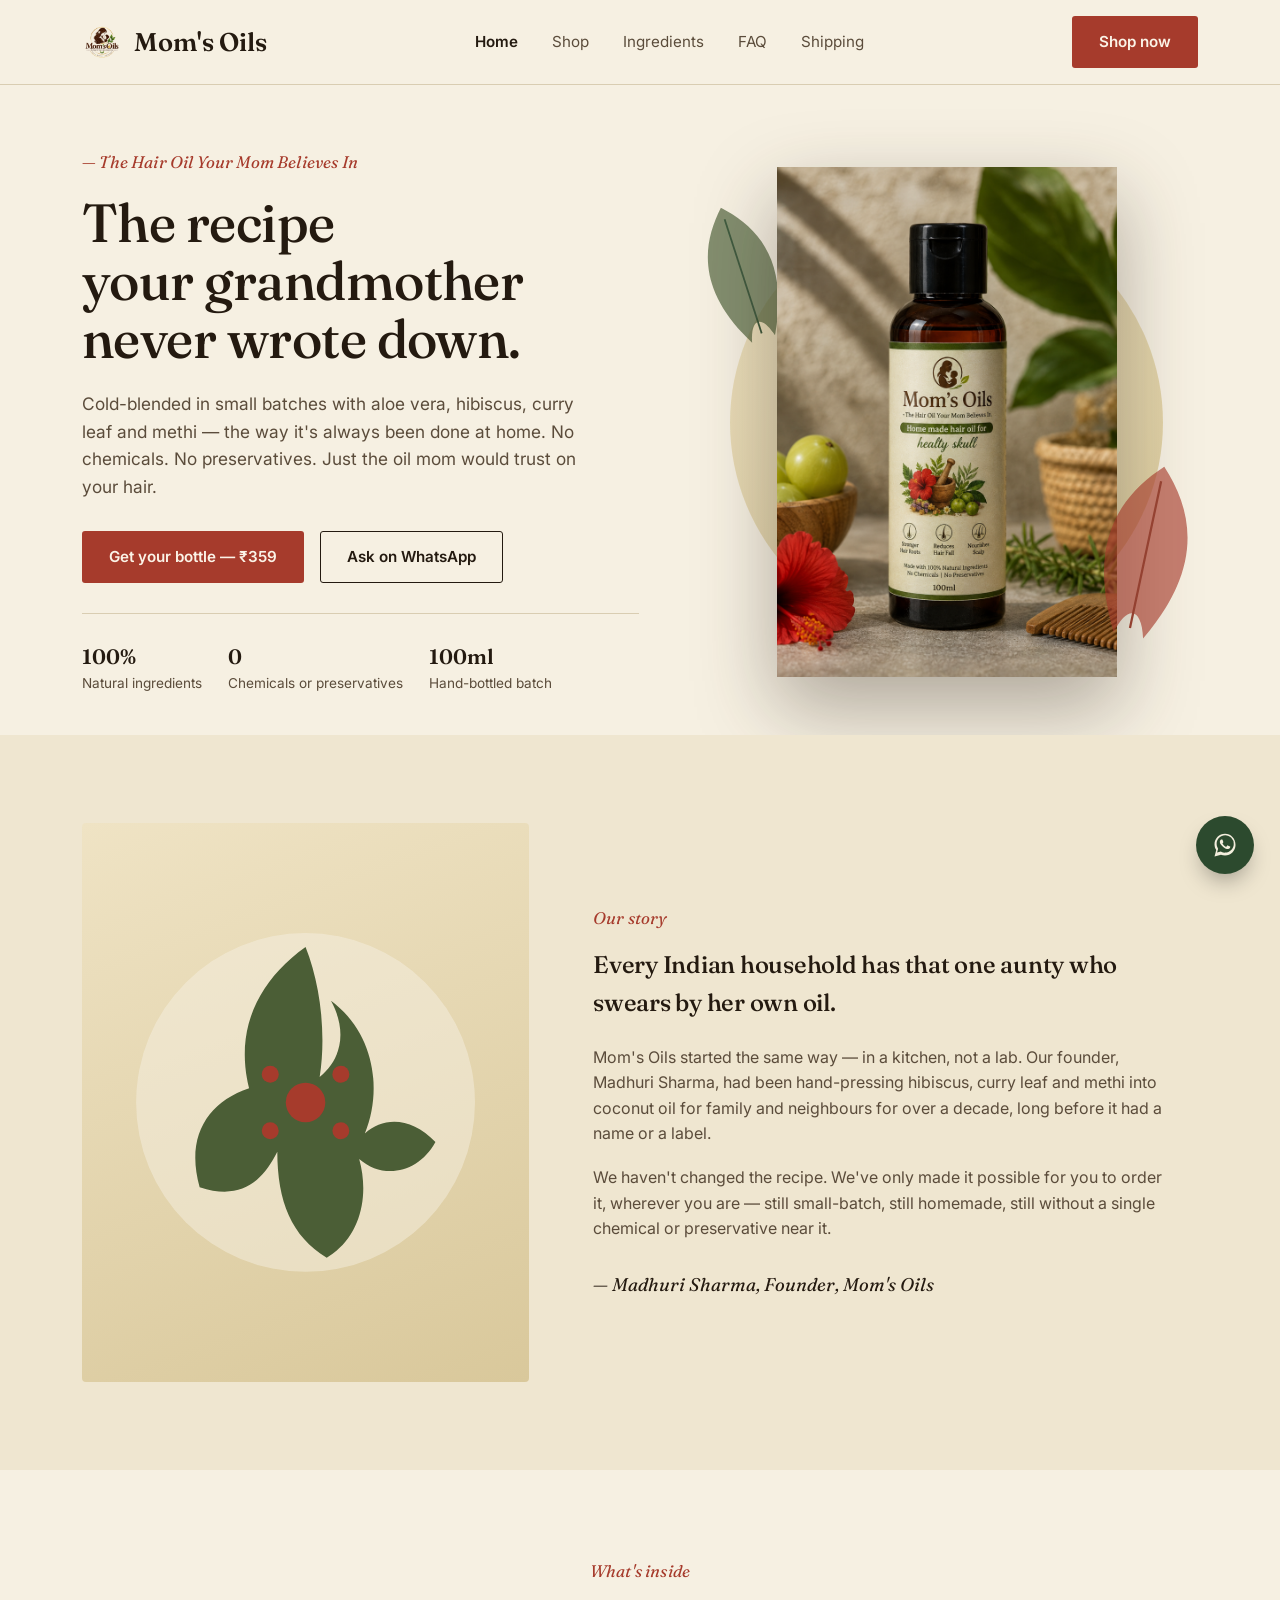
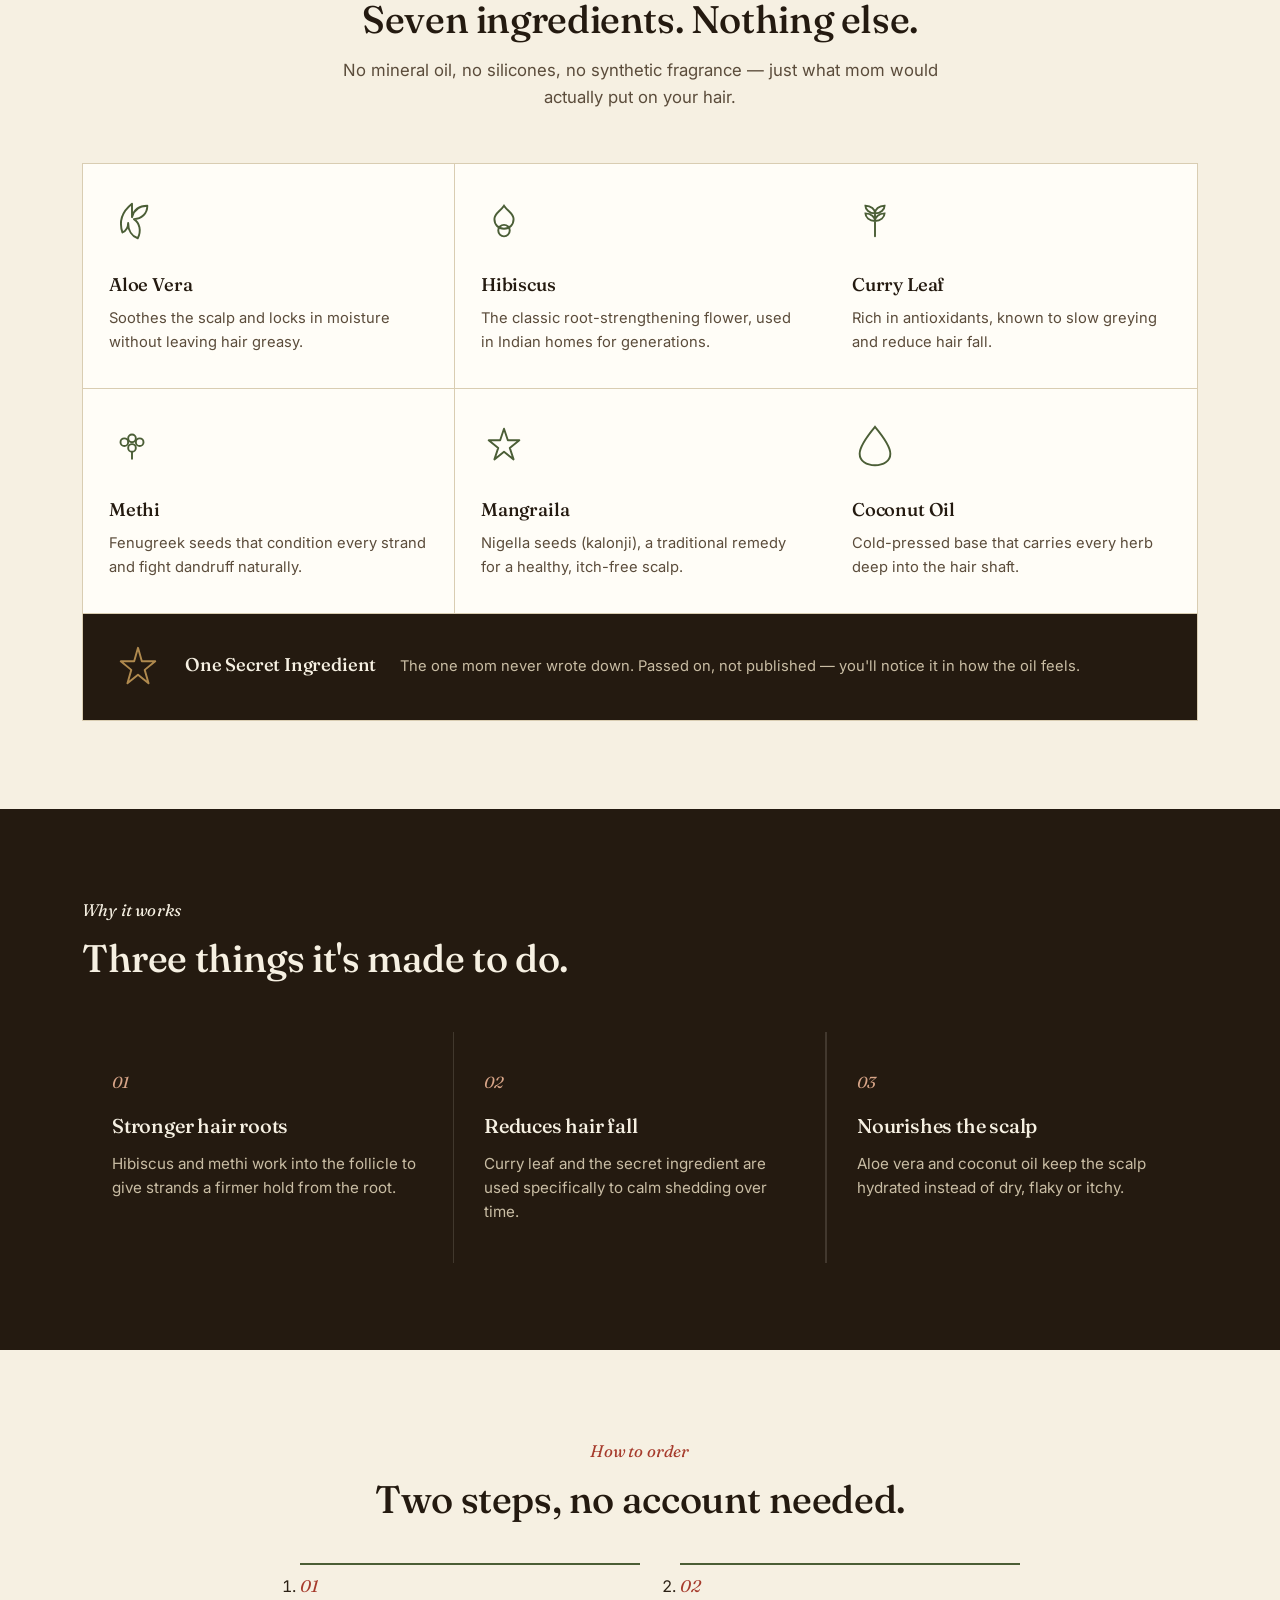
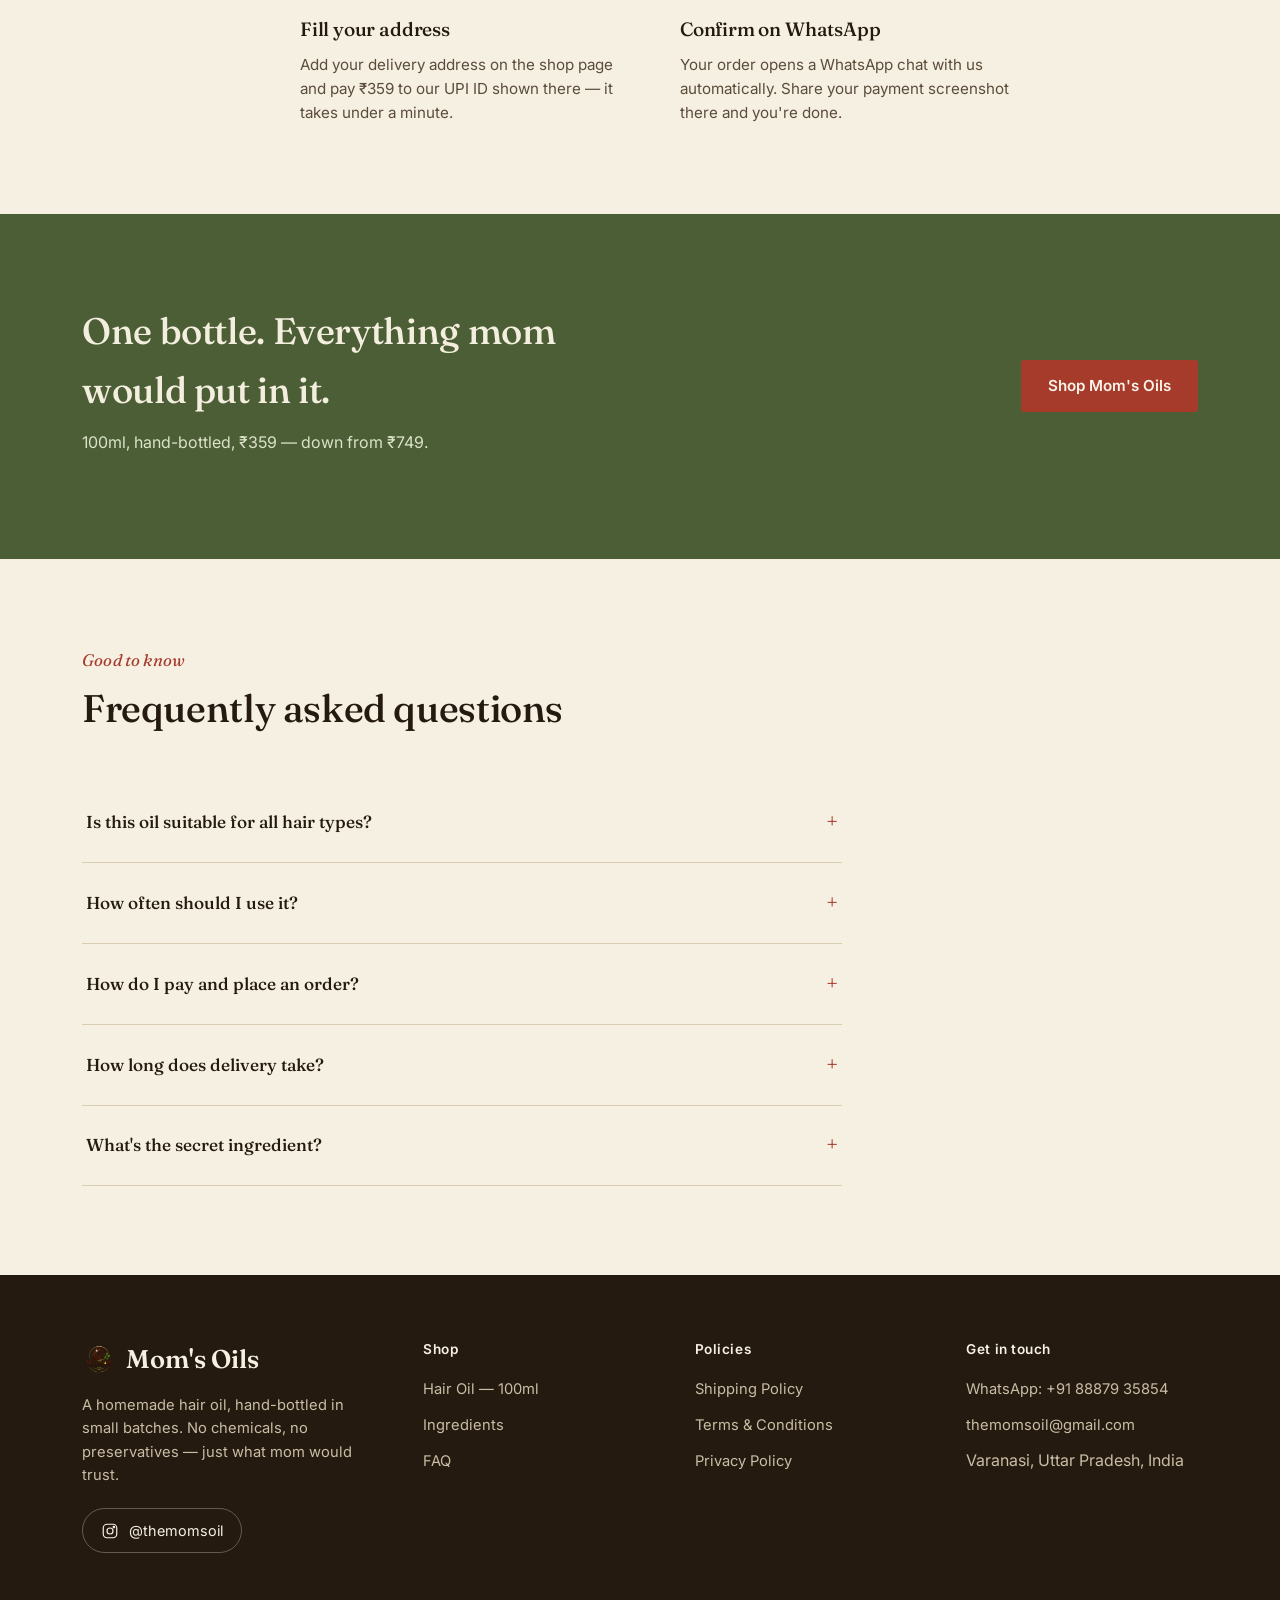
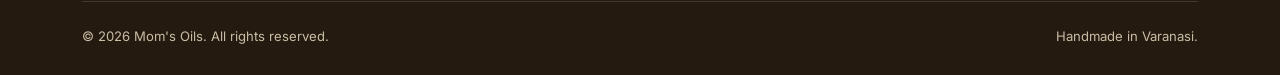
<file: moms-oils-website/index.html>
<!DOCTYPE html>
<html lang="en">

<head>
  <meta charset="UTF-8">
  <meta name="viewport" content="width=device-width, initial-scale=1.0">
  <title>Mom's Oils — The Hair Oil Your Mom Believes In</title>
  <meta name="description"
    content="A homemade hair oil brewed the way mothers have always made it — aloe vera, hibiscus, curry leaf, methi, mangraila, coconut oil and one secret ingredient. 100ml, ₹359.">
  <link rel="icon" type="image/png" href="assets/favicon.png">
  <link rel="stylesheet" href="css/style.css">
</head>

<body>

  <header class="site-header">
    <div class="wrap">
      <a href="index.html" class="brand">
        <img src="assets/logo.png" alt="Mom's Oils logo" class="brand-logo">
        <span class="brand-mark">Mom's&nbsp;Oils</span>
      </a>
      <nav class="main-nav" id="main-nav">
        <ul>
          <li><a href="index.html" class="active">Home</a></li>
          <li><a href="product.html">Shop</a></li>
          <li><a href="index.html#ingredients">Ingredients</a></li>
          <li><a href="index.html#faq">FAQ</a></li>
          <li><a href="shipping-policy.html">Shipping</a></li>
        </ul>
      </nav>
      <div class="header-actions">
        <a class="btn btn-primary" href="product.html"><span>Shop now</span></a>
        <button class="menu-toggle" id="menu-toggle" aria-label="Toggle menu" aria-expanded="false">
          <span></span><span></span><span></span>
        </button>
      </div>
    </div>
  </header>

  <main>
    <!-- ---------- HERO ---------- -->
    <section class="hero">
      <div class="wrap">
        <div class="hero-copy">
          <span class="eyebrow">— The Hair Oil Your Mom Believes In</span>
          <h1>The recipe your&nbsp;grandmother<br>never wrote down.</h1>
          <p class="lede">Cold-blended in small batches with aloe vera, hibiscus, curry leaf and methi — the way it's
            always been done at home. No chemicals. No preservatives. Just the oil mom would trust on your hair.</p>
          <div class="hero-actions">
            <a href="product.html" class="btn btn-primary">Get your bottle — ₹359</a>
            <a href="https://wa.me/918887935854?text=Hi%20Mom's%20Oils%2C%20I%20have%20a%20question%20about%20the%20hair%20oil."
              class="btn btn-outline" target="_blank" rel="noopener">Ask on WhatsApp</a>
          </div>
          <div class="hero-trust">
            <div><strong>100%</strong>Natural ingredients</div>
            <div><strong>0</strong>Chemicals or preservatives</div>
            <div><strong>100ml</strong>Hand-bottled batch</div>
          </div>
        </div>
        <div class="hero-visual">
          <div class="backdrop"></div>
          <svg class="leaf-decor l1" viewBox="0 0 100 140" fill="none" xmlns="http://www.w3.org/2000/svg">
            <path d="M50 5C75 30 90 65 60 120C55 100 45 100 40 120C10 65 25 30 50 5Z" fill="#4B5E36" opacity="0.75" />
            <path d="M50 15V115" stroke="#2C4A2E" stroke-width="1.5" />
          </svg>
          <img src="assets/bottle.png" width="768" height="1152" loading="eager" decoding="async" fetchpriority="high"
            alt="Mom's Oils 100ml homemade hair oil bottle with a botanical label of hibiscus and gooseberry">
          <svg class="leaf-decor l2" viewBox="0 0 100 140" fill="none" xmlns="http://www.w3.org/2000/svg">
            <path d="M50 5C75 30 90 65 60 120C55 100 45 100 40 120C10 65 25 30 50 5Z" fill="#A63B2C" opacity="0.7" />
            <path d="M50 15V115" stroke="#8B301F" stroke-width="1.5" />
          </svg>
        </div>
      </div>
    </section>

    <!-- ---------- STORY ---------- -->
    <section class="story">
      <div class="wrap">
        <div class="story-art" aria-hidden="true">
          <svg viewBox="0 0 260 300" xmlns="http://www.w3.org/2000/svg">
            <circle cx="130" cy="150" r="120" fill="#F6F0E2" opacity="0.5" />
            <path
              d="M130 40C95 65 80 100 90 140C60 150 45 175 55 210C85 220 100 205 110 185C110 220 120 245 145 260C170 245 175 215 168 190C185 205 210 200 222 178C205 160 185 160 172 172C185 140 178 100 148 78C160 100 155 120 140 132C145 100 140 65 130 40Z"
              fill="#4B5E36" />
            <circle cx="130" cy="150" r="14" fill="#A63B2C" />
            <g fill="#A63B2C">
              <circle cx="105" cy="130" r="6" />
              <circle cx="155" cy="130" r="6" />
              <circle cx="105" cy="170" r="6" />
              <circle cx="155" cy="170" r="6" />
            </g>
          </svg>
        </div>
        <div class="story-copy">
          <span class="eyebrow">Our story</span>
          <h2 style="margin:14px 0 22px;">Every Indian household has that one aunty who swears by her own oil.</h2>
          <p>Mom's Oils started the same way — in a kitchen, not a lab. Our founder, Madhuri Sharma, had been
            hand-pressing hibiscus, curry leaf and methi into coconut oil for family and neighbours for over a decade,
            long before it had a name or a label.</p>
          <p>We haven't changed the recipe. We've only made it possible for you to order it, wherever you are — still
            small-batch, still homemade, still without a single chemical or preservative near it.</p>
          <p class="signature">— Madhuri Sharma, Founder, Mom's Oils</p>
        </div>
      </div>
    </section>

    <!-- ---------- INGREDIENTS ---------- -->
    <section id="ingredients">
      <div class="wrap">
        <div class="section-head center">
          <span class="eyebrow">What's inside</span>
          <h2>Seven ingredients. Nothing else.</h2>
          <p>No mineral oil, no silicones, no synthetic fragrance — just what mom would actually put on your hair.</p>
        </div>

        <div class="ingredients-grid">
          <div class="ingredient-card">
            <svg class="icon" viewBox="0 0 48 48" fill="none">
              <path
                d="M24 6C14 14 10 24 14 36C18 34 20 30 20 26C20 34 24 40 30 42C34 34 32 26 26 22C34 22 40 16 40 8C32 8 26 12 24 20C24 14 24 9 24 6Z"
                stroke="currentColor" stroke-width="2" stroke-linejoin="round" />
            </svg>
            <h3>Aloe Vera</h3>
            <p>Soothes the scalp and locks in moisture without leaving hair greasy.</p>
          </div>
          <div class="ingredient-card">
            <svg class="icon" viewBox="0 0 48 48" fill="none">
              <path d="M24 8C28 14 34 16 34 22C34 28 30 32 24 32C18 32 14 28 14 22C14 16 20 14 24 8Z"
                stroke="currentColor" stroke-width="2" />
              <circle cx="24" cy="34" r="6" stroke="currentColor" stroke-width="2" />
            </svg>
            <h3>Hibiscus</h3>
            <p>The classic root-strengthening flower, used in Indian homes for generations.</p>
          </div>
          <div class="ingredient-card">
            <svg class="icon" viewBox="0 0 48 48" fill="none">
              <path
                d="M24 40V16M24 16C18 16 14 12 14 8C20 8 24 12 24 16ZM24 16C30 16 34 12 34 8C28 8 24 12 24 16ZM24 24C18 24 14 20 14 16C20 16 24 20 24 24ZM24 24C30 24 34 20 34 16C28 16 24 20 24 24Z"
                stroke="currentColor" stroke-width="2" stroke-linecap="round" />
            </svg>
            <h3>Curry Leaf</h3>
            <p>Rich in antioxidants, known to slow greying and reduce hair fall.</p>
          </div>
          <div class="ingredient-card">
            <svg class="icon" viewBox="0 0 48 48" fill="none">
              <circle cx="16" cy="20" r="4" stroke="currentColor" stroke-width="2" />
              <circle cx="24" cy="16" r="4" stroke="currentColor" stroke-width="2" />
              <circle cx="32" cy="20" r="4" stroke="currentColor" stroke-width="2" />
              <circle cx="24" cy="26" r="4" stroke="currentColor" stroke-width="2" />
              <path d="M24 30v8" stroke="currentColor" stroke-width="2" />
            </svg>
            <h3>Methi</h3>
            <p>Fenugreek seeds that condition every strand and fight dandruff naturally.</p>
          </div>
          <div class="ingredient-card">
            <svg class="icon" viewBox="0 0 48 48" fill="none">
              <path d="M24 6L28 18H40L30 26L34 38L24 30L14 38L18 26L8 18H20L24 6Z" stroke="currentColor"
                stroke-width="2" stroke-linejoin="round" />
            </svg>
            <h3>Mangraila</h3>
            <p>Nigella seeds (kalonji), a traditional remedy for a healthy, itch-free scalp.</p>
          </div>
          <div class="ingredient-card">
            <svg class="icon" viewBox="0 0 48 48" fill="none">
              <path d="M24 4C34 16 40 26 40 32C40 39.7 32.8 44 24 44C15.2 44 8 39.7 8 32C8 26 14 16 24 4Z"
                stroke="currentColor" stroke-width="2" />
            </svg>
            <h3>Coconut Oil</h3>
            <p>Cold-pressed base that carries every herb deep into the hair shaft.</p>
          </div>
          <div class="ingredient-card secret">
            <svg class="icon" viewBox="0 0 48 48" fill="none">
              <path d="M24 4L28 18L42 18L31 27L35 41L24 32L13 41L17 27L6 18L20 18L24 4Z" stroke="currentColor"
                stroke-width="2" stroke-linejoin="round" />
            </svg>
            <h3>One Secret Ingredient</h3>
            <p>The one mom never wrote down. Passed on, not published — you'll notice it in how the oil feels.</p>
          </div>
        </div>
      </div>
    </section>

    <!-- ---------- BENEFITS ---------- -->
    <section class="benefits">
      <div class="wrap">
        <div class="section-head">
          <span class="eyebrow">Why it works</span>
          <h2>Three things it's made to do.</h2>
        </div>
        <div class="benefits-row">
          <div class="benefit">
            <span class="num">01</span>
            <h3>Stronger hair roots</h3>
            <p>Hibiscus and methi work into the follicle to give strands a firmer hold from the root.</p>
          </div>
          <div class="benefit">
            <span class="num">02</span>
            <h3>Reduces hair fall</h3>
            <p>Curry leaf and the secret ingredient are used specifically to calm shedding over time.</p>
          </div>
          <div class="benefit">
            <span class="num">03</span>
            <h3>Nourishes the scalp</h3>
            <p>Aloe vera and coconut oil keep the scalp hydrated instead of dry, flaky or itchy.</p>
          </div>
        </div>
      </div>
    </section>

    <!-- ---------- HOW TO ORDER ---------- -->
    <section class="how-it-works">
      <div class="wrap">
        <div class="section-head center">
          <span class="eyebrow">How to order</span>
          <h2>Two steps, no account needed.</h2>
        </div>
        <ol>
          <li>
            <h3>Fill your address</h3>
            <p>Add your delivery address on the shop page and pay ₹359 to our UPI ID shown there — it takes under a
              minute.</p>
          </li>
          <li>
            <h3>Confirm on WhatsApp</h3>
            <p>Your order opens a WhatsApp chat with us automatically. Share your payment screenshot there and you're
              done.</p>
          </li>
        </ol>
      </div>
    </section>

    <!-- ---------- CTA BAND ---------- -->
    <section class="cta-band">
      <div class="wrap">
        <div>
          <h2>One bottle. Everything mom would put in it.</h2>
          <p>100ml, hand-bottled, ₹359 — down from ₹749.</p>
        </div>
        <a href="product.html" class="btn btn-primary">Shop Mom's Oils</a>
      </div>
    </section>

    <!-- ---------- FAQ ---------- -->
    <section id="faq">
      <div class="wrap">
        <div class="section-head">
          <span class="eyebrow">Good to know</span>
          <h2>Frequently asked questions</h2>
        </div>
        <div class="faq-list">
          <details class="faq-item">
            <summary>Is this oil suitable for all hair types?</summary>
            <p>Yes — it's a light, herb-infused coconut oil base suitable for oily, dry and normal scalps. If you have a
              specific scalp condition, we'd recommend checking with a dermatologist first.</p>
          </details>
          <details class="faq-item">
            <summary>How often should I use it?</summary>
            <p>Most people massage it in 2–3 times a week, at least an hour before a wash, or overnight for a deeper
              treatment.</p>
          </details>
          <details class="faq-item">
            <summary>How do I pay and place an order?</summary>
            <p>Pay the amount to our UPI ID on the shop page, fill in your delivery address, and submit — this opens
              WhatsApp with your order details filled in for you to confirm.</p>
          </details>
          <details class="faq-item">
            <summary>How long does delivery take?</summary>
            <p>See our <a href="shipping-policy.html" style="color:var(--hibiscus);">Shipping Policy</a> for current
              dispatch and delivery timelines by region.</p>
          </details>
          <details class="faq-item">
            <summary>What's the secret ingredient?</summary>
            <p>It's the one part of the recipe that's stayed in the family. We're happy to share everything else about
              how the oil is made — just ask us on WhatsApp.</p>
          </details>
        </div>
      </div>
    </section>
  </main>

  <footer class="site-footer">
    <div class="wrap">
      <div class="footer-top">
        <div class="footer-brand">
          <div class="brand" style="justify-content:flex-start;">
            <img src="assets/logo.png" alt="Mom's Oils logo" class="brand-logo">
            <span class="brand-mark">Mom's&nbsp;Oils</span>
          </div>
          <p>A homemade hair oil, hand-bottled in small batches. No chemicals, no preservatives — just what mom would
            trust.</p>
          <a class="footer-social" href="https://instagram.com/themomsoil" target="_blank" rel="noopener">
            <svg viewBox="0 0 24 24" fill="none" stroke="currentColor" stroke-width="1.6">
              <rect x="3" y="3" width="18" height="18" rx="5" />
              <circle cx="12" cy="12" r="4" />
              <circle cx="17.2" cy="6.8" r="1" />
            </svg>
            @themomsoil
          </a>
        </div>
        <div class="footer-col">
          <h4>Shop</h4>
          <ul>
            <li><a href="product.html">Hair Oil — 100ml</a></li>
            <li><a href="index.html#ingredients">Ingredients</a></li>
            <li><a href="index.html#faq">FAQ</a></li>
          </ul>
        </div>
        <div class="footer-col">
          <h4>Policies</h4>
          <ul>
            <li><a href="shipping-policy.html">Shipping Policy</a></li>
            <li><a href="terms-and-conditions.html">Terms &amp; Conditions</a></li>
            <li><a href="privacy-policy.html">Privacy Policy</a></li>
          </ul>
        </div>
        <div class="footer-col">
          <h4>Get in touch</h4>
          <ul>
            <li><a href="https://wa.me/918887935854" target="_blank" rel="noopener">WhatsApp: +91 88879 35854</a></li>
            <li><a href="mailto:themomsoil@gmail.com">themomsoil@gmail.com</a></li>
            <li>Varanasi, Uttar Pradesh, India</li>
          </ul>
        </div>
      </div>
      <div class="footer-bottom">
        <span>© <span id="year"></span> Mom's Oils. All rights reserved.</span>
        <span>Handmade in Varanasi.</span>
      </div>
    </div>
  </footer>

  <a class="wa-float" href="https://wa.me/918887935854?text=Hi%20Mom's%20Oils%2C%20I%27d%20like%20to%20know%20more."
    target="_blank" rel="noopener" aria-label="Chat on WhatsApp">
    <svg viewBox="0 0 32 32" fill="#F3EEDD">
      <path
        d="M16.02 3C9.4 3 4 8.4 4 15.02c0 2.5.72 4.83 2 6.8L4 29l7.36-1.93a11.9 11.9 0 0 0 4.66.94h.01c6.62 0 12-5.4 12-12.02C28.03 8.4 22.65 3 16.02 3zm0 21.8c-1.55 0-3.06-.42-4.38-1.2l-.31-.19-4.37 1.15 1.17-4.26-.2-.33a9.7 9.7 0 0 1-1.5-5.19c0-5.4 4.4-9.8 9.8-9.8 2.62 0 5.08 1.02 6.93 2.87a9.72 9.72 0 0 1 2.86 6.93c0 5.4-4.4 9.8-9.8 9.8h-.2zm5.36-7.34c-.29-.15-1.74-.86-2.01-.96-.27-.1-.47-.15-.66.15-.2.29-.76.96-.93 1.16-.17.2-.34.22-.63.07-.29-.15-1.23-.45-2.34-1.44a8.75 8.75 0 0 1-1.62-2.02c-.17-.29-.02-.45.13-.6.13-.13.29-.34.44-.51.15-.17.2-.29.29-.49.1-.2.05-.37-.02-.51-.08-.15-.66-1.6-.9-2.19-.24-.57-.48-.5-.66-.5h-.56c-.2 0-.51.07-.78.37-.27.29-1.02 1-1.02 2.44s1.05 2.83 1.2 3.02c.15.2 2.06 3.15 5 4.42.7.3 1.24.48 1.67.62.7.22 1.34.19 1.84.12.56-.08 1.74-.71 1.98-1.4.24-.68.24-1.27.17-1.4-.07-.13-.27-.2-.56-.34z" />
    </svg>
  </a>

  <script>document.getElementById('year').textContent = new Date().getFullYear();</script>
  <script src="js/main.js"></script>
</body>

</html>
</file>
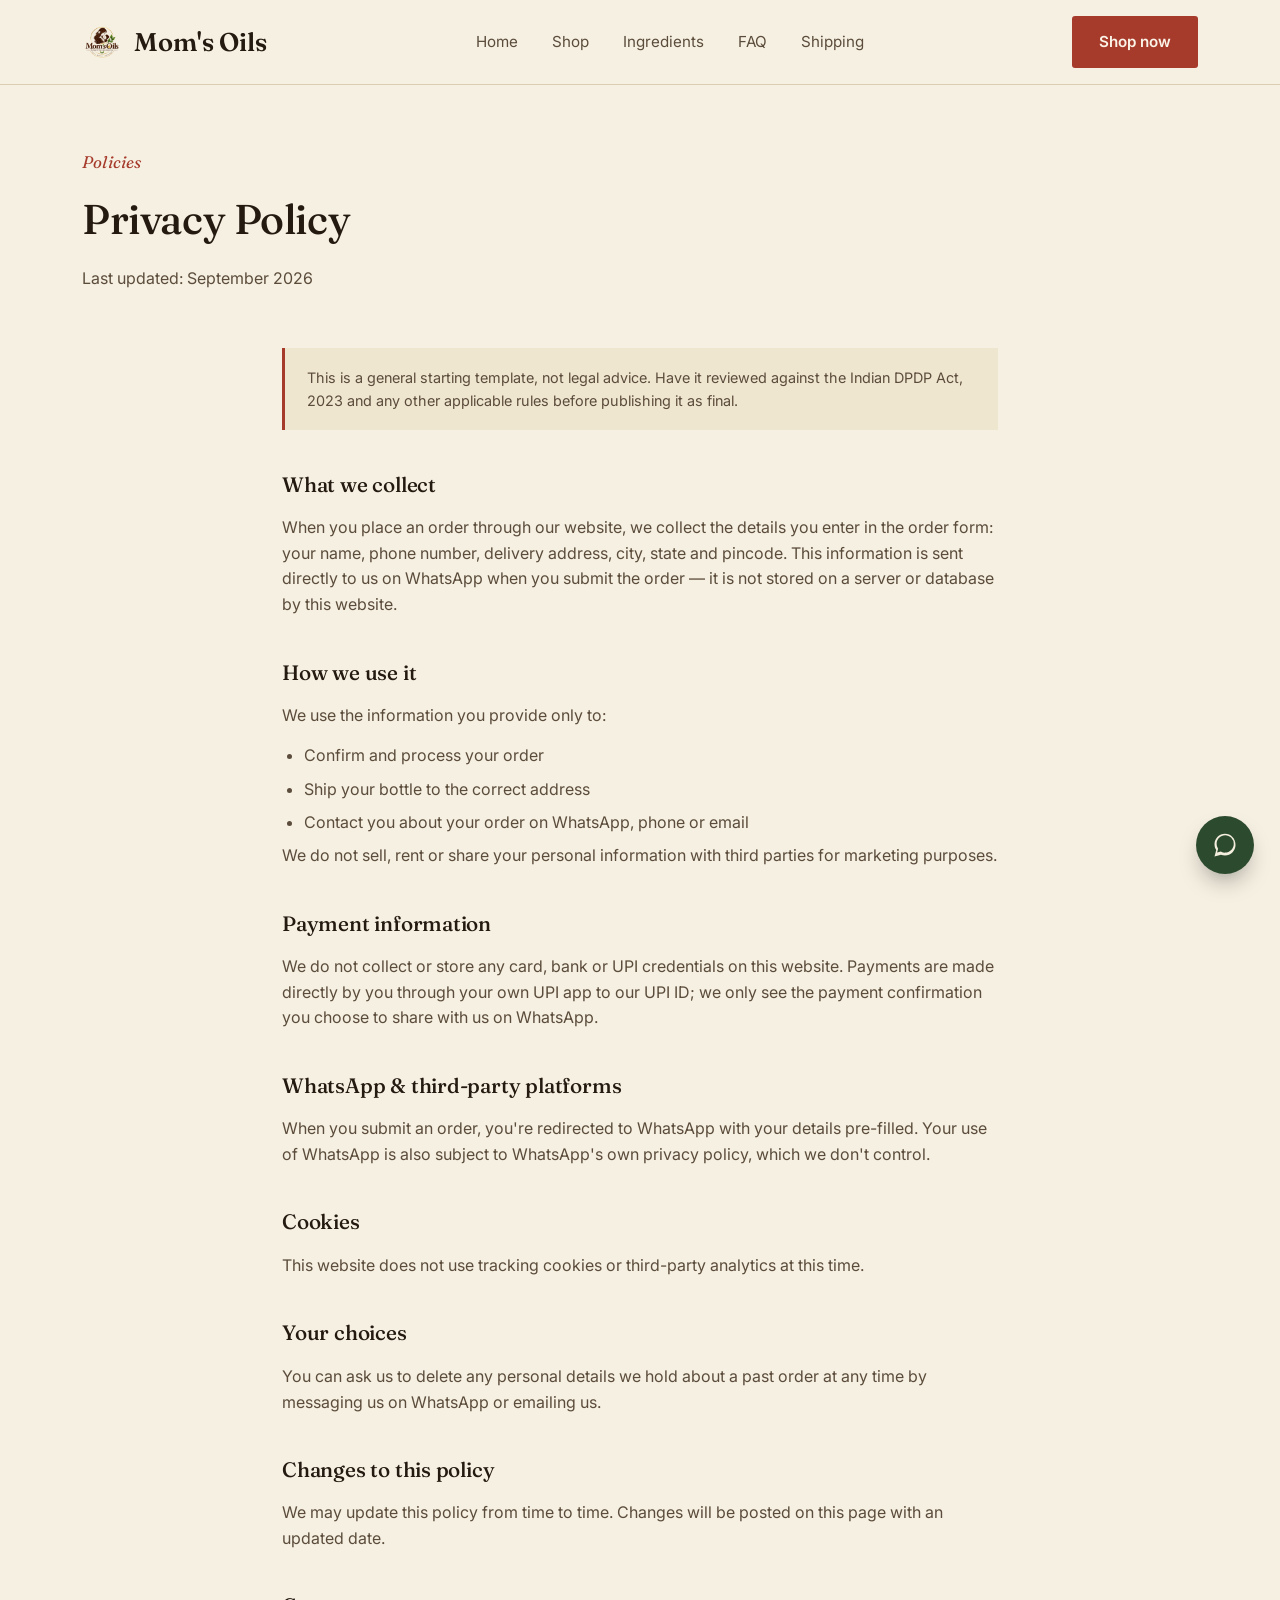
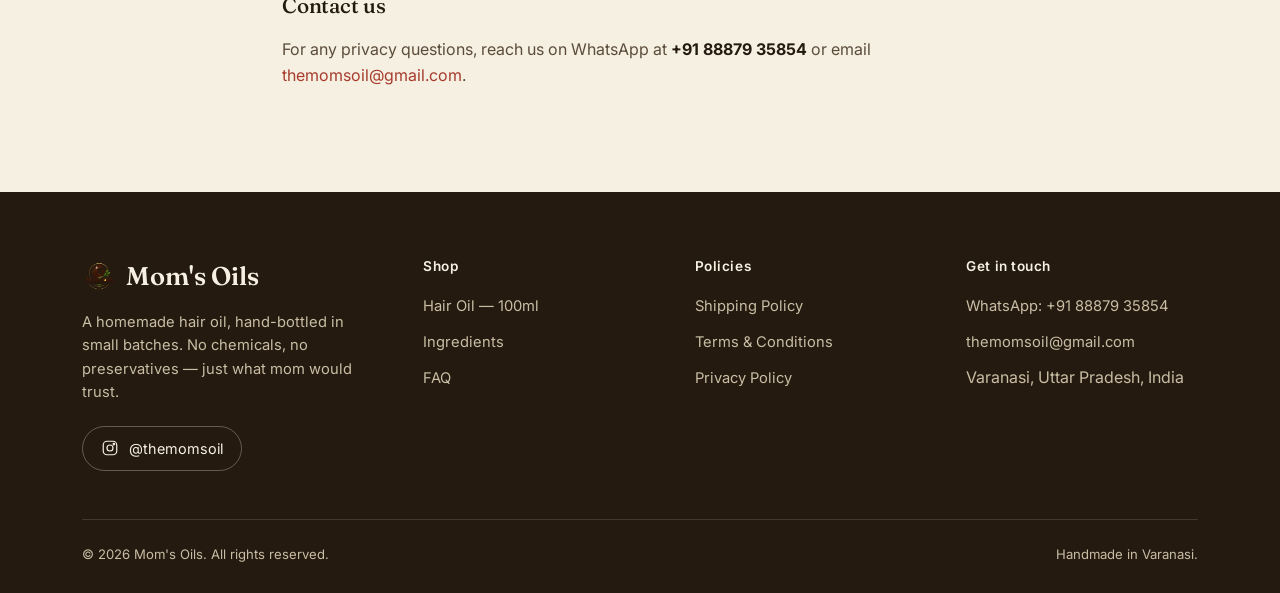
<file: moms-oils-website/privacy-policy.html>
<!DOCTYPE html>
<html lang="en">

<head>
  <meta charset="UTF-8">
  <meta name="viewport" content="width=device-width, initial-scale=1.0">
  <title>Privacy Policy — Mom's Oils</title>
  <link rel="icon" type="image/png" href="assets/favicon.png">
  <link rel="stylesheet" href="css/style.css">
</head>

<body>

  <header class="site-header">
    <div class="wrap">
      <a href="index.html" class="brand"><img src="assets/logo.png" alt="Mom's Oils logo" class="brand-logo"><span
          class="brand-mark">Mom's&nbsp;Oils</span></a>
      <nav class="main-nav" id="main-nav">
        <ul>
          <li><a href="index.html">Home</a></li>
          <li><a href="product.html">Shop</a></li>
          <li><a href="index.html#ingredients">Ingredients</a></li>
          <li><a href="index.html#faq">FAQ</a></li>
          <li><a href="shipping-policy.html">Shipping</a></li>
        </ul>
      </nav>
      <div class="header-actions">
        <a class="btn btn-primary" href="product.html"><span>Shop now</span></a>
        <button class="menu-toggle" id="menu-toggle" aria-label="Toggle menu"
          aria-expanded="false"><span></span><span></span><span></span></button>
      </div>
    </div>
  </header>

  <main>
    <section class="legal-hero">
      <div class="wrap">
        <span class="eyebrow">Policies</span>
        <h1 style="margin-top:10px;">Privacy Policy</h1>
        <p>Last updated: September 2026</p>
      </div>
    </section>

    <section class="legal-body">
      <div class="wrap">
        <div class="legal-note">This is a general starting template, not legal advice. Have it reviewed against the
          Indian DPDP Act, 2023 and any other applicable rules before publishing it as final.</div>

        <h2>What we collect</h2>
        <p>When you place an order through our website, we collect the details you enter in the order form: your name,
          phone number, delivery address, city, state and pincode. This information is sent directly to us on WhatsApp
          when you submit the order — it is not stored on a server or database by this website.</p>

        <h2>How we use it</h2>
        <p>We use the information you provide only to:</p>
        <ul>
          <li>Confirm and process your order</li>
          <li>Ship your bottle to the correct address</li>
          <li>Contact you about your order on WhatsApp, phone or email</li>
        </ul>
        <p>We do not sell, rent or share your personal information with third parties for marketing purposes.</p>

        <h2>Payment information</h2>
        <p>We do not collect or store any card, bank or UPI credentials on this website. Payments are made directly by
          you through your own UPI app to our UPI ID; we only see the payment confirmation you choose to share with us
          on WhatsApp.</p>

        <h2>WhatsApp &amp; third-party platforms</h2>
        <p>When you submit an order, you're redirected to WhatsApp with your details pre-filled. Your use of WhatsApp is
          also subject to WhatsApp's own privacy policy, which we don't control.</p>

        <h2>Cookies</h2>
        <p>This website does not use tracking cookies or third-party analytics at this time.</p>

        <h2>Your choices</h2>
        <p>You can ask us to delete any personal details we hold about a past order at any time by messaging us on
          WhatsApp or emailing us.</p>

        <h2>Changes to this policy</h2>
        <p>We may update this policy from time to time. Changes will be posted on this page with an updated date.</p>

        <h2>Contact us</h2>
        <p>For any privacy questions, reach us on WhatsApp at <strong>+91 88879 35854</strong> or email <a
            href="mailto:themomsoil@gmail.com" style="color:var(--hibiscus);">themomsoil@gmail.com</a>.</p>
      </div>
    </section>
  </main>

  <footer class="site-footer">
    <div class="wrap">
      <div class="footer-top">
        <div class="footer-brand">
          <div class="brand" style="justify-content:flex-start;">
            <img src="assets/logo.png" alt="Mom's Oils logo" class="brand-logo">
            <span class="brand-mark">Mom's&nbsp;Oils</span>
          </div>
          <p>A homemade hair oil, hand-bottled in small batches. No chemicals, no preservatives — just what mom would
            trust.</p>
          <a class="footer-social" href="https://instagram.com/themomsoil" target="_blank" rel="noopener">
            <svg viewBox="0 0 24 24" fill="none" stroke="currentColor" stroke-width="1.6">
              <rect x="3" y="3" width="18" height="18" rx="5" />
              <circle cx="12" cy="12" r="4" />
              <circle cx="17.2" cy="6.8" r="1" />
            </svg>
            @themomsoil
          </a>
        </div>
        <div class="footer-col">
          <h4>Shop</h4>
          <ul>
            <li><a href="product.html">Hair Oil — 100ml</a></li>
            <li><a href="index.html#ingredients">Ingredients</a></li>
            <li><a href="index.html#faq">FAQ</a></li>
          </ul>
        </div>
        <div class="footer-col">
          <h4>Policies</h4>
          <ul>
            <li><a href="shipping-policy.html">Shipping Policy</a></li>
            <li><a href="terms-and-conditions.html">Terms &amp; Conditions</a></li>
            <li><a href="privacy-policy.html" class="active">Privacy Policy</a></li>
          </ul>
        </div>
        <div class="footer-col">
          <h4>Get in touch</h4>
          <ul>
            <li><a href="https://wa.me/918887935854" target="_blank" rel="noopener">WhatsApp: +91 88879 35854</a></li>
            <li><a href="mailto:themomsoil@gmail.com">themomsoil@gmail.com</a></li>
            <li>Varanasi, Uttar Pradesh, India</li>
          </ul>
        </div>
      </div>
      <div class="footer-bottom">
        <span>© <span id="year"></span> Mom's Oils. All rights reserved.</span>
        <span>Handmade in Varanasi.</span>
      </div>
    </div>
  </footer>

  <a class="wa-float" href="https://wa.me/918887935854" target="_blank" rel="noopener" aria-label="Chat on WhatsApp">
    <svg viewBox="0 0 32 32" fill="#F3EEDD">
      <path
        d="M16.02 3C9.4 3 4 8.4 4 15.02c0 2.5.72 4.83 2 6.8L4 29l7.36-1.93a11.9 11.9 0 0 0 4.66.94h.01c6.62 0 12-5.4 12-12.02C28.03 8.4 22.65 3 16.02 3zm0 21.8c-1.55 0-3.06-.42-4.38-1.2l-.31-.19-4.37 1.15 1.17-4.26-.2-.33a9.7 9.7 0 0 1-1.5-5.19c0-5.4 4.4-9.8 9.8-9.8 2.62 0 5.08 1.02 6.93 2.87a9.72 9.72 0 0 1 2.86 6.93c0 5.4-4.4 9.8-9.8 9.8h-.2z" />
    </svg>
  </a>

  <script>document.getElementById('year').textContent = new Date().getFullYear();</script>
  <script src="js/main.js"></script>
</body>

</html>
</file>
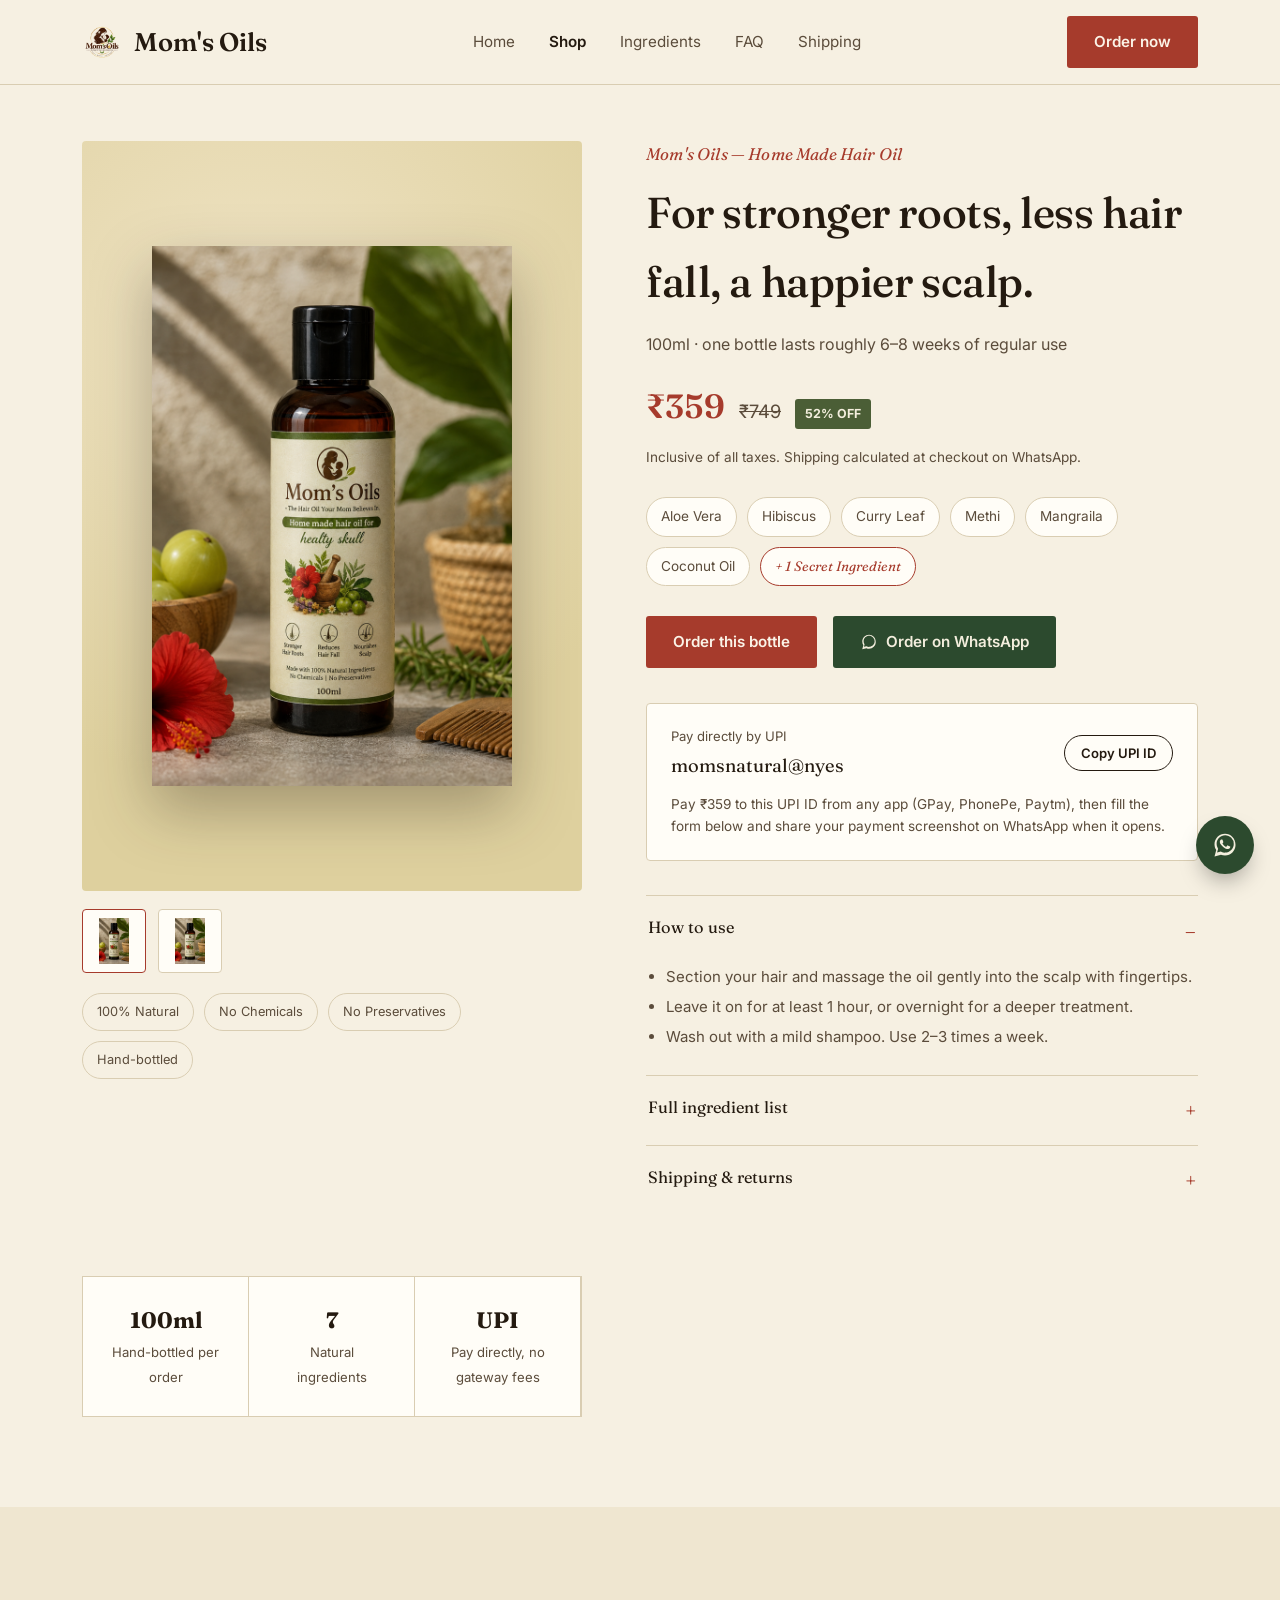
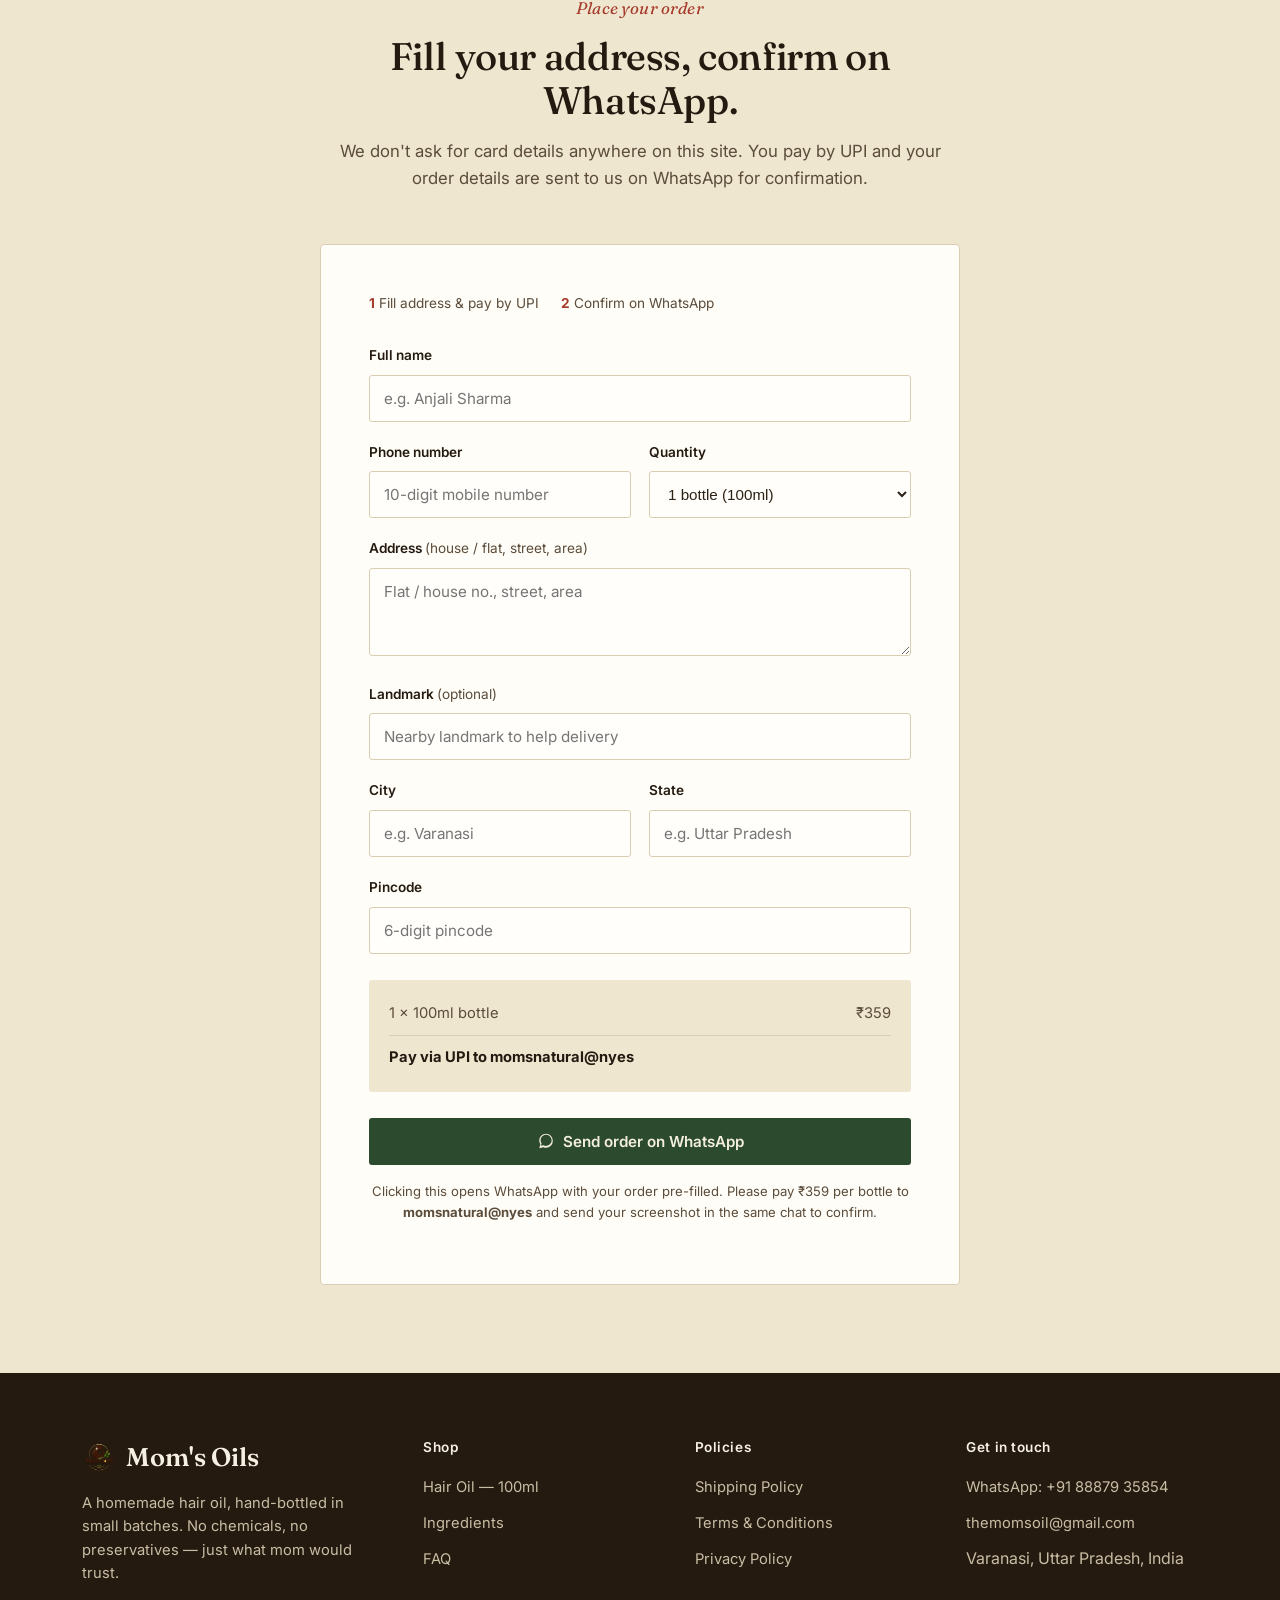
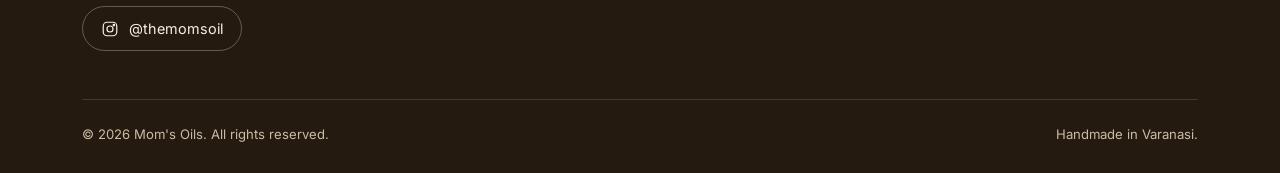
<file: moms-oils-website/product.html>
<!DOCTYPE html>
<html lang="en">

<head>
  <meta charset="UTF-8">
  <meta name="viewport" content="width=device-width, initial-scale=1.0">
  <title>Shop — Mom's Oils Home Made Hair Oil, 100ml | ₹359</title>
  <meta name="description"
    content="Order Mom's Oils — a 100ml homemade hair oil with aloe vera, hibiscus, curry leaf, methi, mangraila and coconut oil. Pay by UPI, confirm on WhatsApp.">
  <link rel="icon" type="image/png" href="assets/favicon.png">
  <link rel="stylesheet" href="css/style.css">
</head>

<body>

  <header class="site-header">
    <div class="wrap">
      <a href="index.html" class="brand">
        <img src="assets/logo.png" alt="Mom's Oils logo" class="brand-logo">
        <span class="brand-mark">Mom's&nbsp;Oils</span>
      </a>
      <nav class="main-nav" id="main-nav">
        <ul>
          <li><a href="index.html">Home</a></li>
          <li><a href="product.html" class="active">Shop</a></li>
          <li><a href="index.html#ingredients">Ingredients</a></li>
          <li><a href="index.html#faq">FAQ</a></li>
          <li><a href="shipping-policy.html">Shipping</a></li>
        </ul>
      </nav>
      <div class="header-actions">
        <a class="btn btn-primary" href="#order"><span>Order now</span></a>
        <button class="menu-toggle" id="menu-toggle" aria-label="Toggle menu" aria-expanded="false">
          <span></span><span></span><span></span>
        </button>
      </div>
    </div>
  </header>

  <main>
    <section class="product-hero">
      <div class="wrap">
        <div class="product-gallery">
          <div class="frame">
            <!-- Main product image. This swaps when a thumbnail below is clicked. -->
            <img src="assets/bottle.png" width="768" height="1152" loading="eager" decoding="async" fetchpriority="high"
              alt="Mom's Oils 100ml bottle, homemade hair oil with hibiscus and gooseberry botanical label"
              id="main-product-image">
          </div>

          <!--
          PRODUCT IMAGE GALLERY
          To add more product photos (e.g. a back-label shot, the oil being poured,
          an in-use shot):
          1. Drop the image file into the assets/ folder, e.g. assets/bottle-back.png
          2. Copy one <button> below and change its data-image and img src/alt
          3. That's it — clicking a thumbnail swaps the big photo above
        -->
          <div class="thumbs" id="product-thumbs">
            <button class="active" data-image="assets/bottle.png" aria-label="View front label">
              <img src="assets/bottle.png" width="768" height="1152" loading="lazy" decoding="async"
                alt="Mom's Oils bottle, front label">
            </button>
            <button data-image="assets/bottle.png" aria-label="View bottle again">
              <img src="assets/bottle.png" width="768" height="1152" loading="lazy" decoding="async"
                alt="Mom's Oils bottle">
            </button>
          </div>

          <div class="badges">
            <span class="pbadge">100% Natural</span>
            <span class="pbadge">No Chemicals</span>
            <span class="pbadge">No Preservatives</span>
            <span class="pbadge">Hand-bottled</span>
          </div>
        </div>

        <div class="product-info">
          <span class="eyebrow">Mom's Oils — Home Made Hair Oil</span>
          <h1>For stronger roots, less hair fall, a happier scalp.</h1>
          <p class="qty-line">100ml · one bottle lasts roughly 6–8 weeks of regular use</p>

          <div class="price-row">
            <span class="price">₹359</span>
            <span class="mrp">₹749</span>
            <span class="off">52% OFF</span>
          </div>
          <p class="price-note">Inclusive of all taxes. Shipping calculated at checkout on WhatsApp.</p>

          <div class="ingredient-tags">
            <span>Aloe Vera</span>
            <span>Hibiscus</span>
            <span>Curry Leaf</span>
            <span>Methi</span>
            <span>Mangraila</span>
            <span>Coconut Oil</span>
            <span class="secret">+ 1 Secret Ingredient</span>
          </div>

          <div class="product-actions">
            <a href="#order" class="btn btn-primary">Order this bottle</a>
            <a href="https://wa.me/918887935854?text=Hi%20Mom's%20Oils%2C%20I%27d%20like%20to%20order%20one%20bottle%20of%20the%20hair%20oil."
              target="_blank" rel="noopener" class="btn btn-whatsapp">
              <svg viewBox="0 0 32 32" fill="currentColor">
                <path
                  d="M16.02 3C9.4 3 4 8.4 4 15.02c0 2.5.72 4.83 2 6.8L4 29l7.36-1.93a11.9 11.9 0 0 0 4.66.94h.01c6.62 0 12-5.4 12-12.02C28.03 8.4 22.65 3 16.02 3zm0 21.8c-1.55 0-3.06-.42-4.38-1.2l-.31-.19-4.37 1.15 1.17-4.26-.2-.33a9.7 9.7 0 0 1-1.5-5.19c0-5.4 4.4-9.8 9.8-9.8 2.62 0 5.08 1.02 6.93 2.87a9.72 9.72 0 0 1 2.86 6.93c0 5.4-4.4 9.8-9.8 9.8h-.2z" />
              </svg>
              Order on WhatsApp
            </a>
          </div>

          <div class="upi-box">
            <div class="row">
              <div>
                <div class="label">Pay directly by UPI</div>
                <div class="value">momsnatural@nyes</div>
              </div>
              <button class="copy-btn" data-copy="momsnatural@nyes">Copy UPI ID</button>
            </div>
            <p class="note">Pay ₹359 to this UPI ID from any app (GPay, PhonePe, Paytm), then fill the form below and
              share your payment screenshot on WhatsApp when it opens.</p>
          </div>

          <details class="accordion-block" open>
            <summary>How to use</summary>
            <ul>
              <li>Section your hair and massage the oil gently into the scalp with fingertips.</li>
              <li>Leave it on for at least 1 hour, or overnight for a deeper treatment.</li>
              <li>Wash out with a mild shampoo. Use 2–3 times a week.</li>
            </ul>
          </details>
          <details class="accordion-block">
            <summary>Full ingredient list</summary>
            <p>Coconut oil, aloe vera, hibiscus, curry leaf, methi (fenugreek), mangraila (nigella/kalonji), and one
              natural ingredient kept in the family recipe. No mineral oil, no silicones, no synthetic fragrance, no
              parabens.</p>
          </details>
          <details class="accordion-block">
            <summary>Shipping &amp; returns</summary>
            <p>See our <a href="shipping-policy.html" style="color:var(--hibiscus);">Shipping Policy</a> for dispatch
              times and delivery areas. As this is a freshly made, opened-seal cosmetic product, please check our <a
                href="terms-and-conditions.html" style="color:var(--hibiscus);">Terms &amp; Conditions</a> before
              ordering.</p>
          </details>
        </div>
      </div>

      <div class="wrap">
        <div class="trust-strip">
          <div><strong>100ml</strong><span>Hand-bottled per order</span></div>
          <div><strong>7</strong><span>Natural ingredients</span></div>
          <div><strong>UPI</strong><span>Pay directly, no gateway fees</span></div>
        </div>
      </div>
    </section>

    <!-- ---------- ORDER FORM ---------- -->
    <section class="order-section" id="order">
      <div class="wrap">
        <div class="section-head center">
          <span class="eyebrow">Place your order</span>
          <h2>Fill your address, confirm on WhatsApp.</h2>
          <p>We don't ask for card details anywhere on this site. You pay by UPI and your order details are sent to us
            on WhatsApp for confirmation.</p>
        </div>

        <div class="order-wrap">
          <div class="steps"><span><b>1</b> Fill address &amp; pay by UPI</span><span><b>2</b> Confirm on
              WhatsApp</span></div>

          <div class="form-success" id="form-success">
            WhatsApp should have opened in a new tab with your order filled in. Please send the message and attach your
            UPI payment screenshot to confirm your order.
          </div>

          <form id="order-form" novalidate>
            <div class="field">
              <label for="name">Full name</label>
              <input type="text" id="name" name="name" placeholder="e.g. Anjali Sharma" autocomplete="name">
              <div class="field-error">Please enter your name.</div>
            </div>

            <div class="field-row">
              <div class="field">
                <label for="phone">Phone number</label>
                <input type="tel" id="phone" name="phone" placeholder="10-digit mobile number" autocomplete="tel">
                <div class="field-error">Please enter a valid 10-digit number.</div>
              </div>
              <div class="field">
                <label for="qty">Quantity</label>
                <select id="qty" name="qty">
                  <option value="1">1 bottle (100ml)</option>
                  <option value="2">2 bottles</option>
                  <option value="3">3 bottles</option>
                </select>
              </div>
            </div>

            <div class="field">
              <label for="address">Address <span class="opt">(house / flat, street, area)</span></label>
              <textarea id="address" name="address" placeholder="Flat / house no., street, area"></textarea>
              <div class="field-error">Please enter your address.</div>
            </div>

            <div class="field">
              <label for="landmark">Landmark <span class="opt">(optional)</span></label>
              <input type="text" id="landmark" name="landmark" placeholder="Nearby landmark to help delivery">
            </div>

            <div class="field-row">
              <div class="field">
                <label for="city">City</label>
                <input type="text" id="city" name="city" placeholder="e.g. Varanasi" autocomplete="address-level2">
                <div class="field-error">Please enter your city.</div>
              </div>
              <div class="field">
                <label for="state">State</label>
                <input type="text" id="state" name="state" placeholder="e.g. Uttar Pradesh"
                  autocomplete="address-level1">
                <div class="field-error">Please enter your state.</div>
              </div>
            </div>

            <div class="field">
              <label for="pincode">Pincode</label>
              <input type="text" inputmode="numeric" id="pincode" name="pincode" placeholder="6-digit pincode"
                autocomplete="postal-code">
              <div class="field-error">Please enter a valid 6-digit pincode.</div>
            </div>

            <div class="order-summary">
              <div class="row"><span id="summary-qty">1 × 100ml bottle</span><span id="summary-total">₹359</span></div>
              <div class="row total"><span>Pay via UPI to momsnatural@nyes</span><span id="summary-total-2"></span>
              </div>
            </div>

            <button type="submit" class="btn btn-whatsapp btn-block">
              <svg viewBox="0 0 32 32" fill="currentColor">
                <path
                  d="M16.02 3C9.4 3 4 8.4 4 15.02c0 2.5.72 4.83 2 6.8L4 29l7.36-1.93a11.9 11.9 0 0 0 4.66.94h.01c6.62 0 12-5.4 12-12.02C28.03 8.4 22.65 3 16.02 3zm0 21.8c-1.55 0-3.06-.42-4.38-1.2l-.31-.19-4.37 1.15 1.17-4.26-.2-.33a9.7 9.7 0 0 1-1.5-5.19c0-5.4 4.4-9.8 9.8-9.8 2.62 0 5.08 1.02 6.93 2.87a9.72 9.72 0 0 1 2.86 6.93c0 5.4-4.4 9.8-9.8 9.8h-.2z" />
              </svg>
              Send order on WhatsApp
            </button>
            <p class="form-note">Clicking this opens WhatsApp with your order pre-filled. Please pay ₹359 per bottle to
              <strong>momsnatural@nyes</strong> and send your screenshot in the same chat to confirm.
            </p>
          </form>
        </div>
      </div>
    </section>
  </main>

  <footer class="site-footer">
    <div class="wrap">
      <div class="footer-top">
        <div class="footer-brand">
          <div class="brand" style="justify-content:flex-start;">
            <img src="assets/logo.png" alt="Mom's Oils logo" class="brand-logo">
            <span class="brand-mark">Mom's&nbsp;Oils</span>
          </div>
          <p>A homemade hair oil, hand-bottled in small batches. No chemicals, no preservatives — just what mom would
            trust.</p>
          <a class="footer-social" href="https://instagram.com/themomsoil" target="_blank" rel="noopener">
            <svg viewBox="0 0 24 24" fill="none" stroke="currentColor" stroke-width="1.6">
              <rect x="3" y="3" width="18" height="18" rx="5" />
              <circle cx="12" cy="12" r="4" />
              <circle cx="17.2" cy="6.8" r="1" />
            </svg>
            @themomsoil
          </a>
        </div>
        <div class="footer-col">
          <h4>Shop</h4>
          <ul>
            <li><a href="product.html">Hair Oil — 100ml</a></li>
            <li><a href="index.html#ingredients">Ingredients</a></li>
            <li><a href="index.html#faq">FAQ</a></li>
          </ul>
        </div>
        <div class="footer-col">
          <h4>Policies</h4>
          <ul>
            <li><a href="shipping-policy.html">Shipping Policy</a></li>
            <li><a href="terms-and-conditions.html">Terms &amp; Conditions</a></li>
            <li><a href="privacy-policy.html">Privacy Policy</a></li>
          </ul>
        </div>
        <div class="footer-col">
          <h4>Get in touch</h4>
          <ul>
            <li><a href="https://wa.me/918887935854" target="_blank" rel="noopener">WhatsApp: +91 88879 35854</a></li>
            <li><a href="mailto:themomsoil@gmail.com">themomsoil@gmail.com</a></li>
            <li>Varanasi, Uttar Pradesh, India</li>
          </ul>
        </div>
      </div>
      <div class="footer-bottom">
        <span>© <span id="year"></span> Mom's Oils. All rights reserved.</span>
        <span>Handmade in Varanasi.</span>
      </div>
    </div>
  </footer>

  <a class="wa-float" href="https://wa.me/918887935854" target="_blank" rel="noopener" aria-label="Chat on WhatsApp">
    <svg viewBox="0 0 32 32" fill="#F3EEDD">
      <path
        d="M16.02 3C9.4 3 4 8.4 4 15.02c0 2.5.72 4.83 2 6.8L4 29l7.36-1.93a11.9 11.9 0 0 0 4.66.94h.01c6.62 0 12-5.4 12-12.02C28.03 8.4 22.65 3 16.02 3zm0 21.8c-1.55 0-3.06-.42-4.38-1.2l-.31-.19-4.37 1.15 1.17-4.26-.2-.33a9.7 9.7 0 0 1-1.5-5.19c0-5.4 4.4-9.8 9.8-9.8 2.62 0 5.08 1.02 6.93 2.87a9.72 9.72 0 0 1 2.86 6.93c0 5.4-4.4 9.8-9.8 9.8h-.2zm5.36-7.34c-.29-.15-1.74-.86-2.01-.96-.27-.1-.47-.15-.66.15-.2.29-.76.96-.93 1.16-.17.2-.34.22-.63.07-.29-.15-1.23-.45-2.34-1.44a8.75 8.75 0 0 1-1.62-2.02c-.17-.29-.02-.45.13-.6.13-.13.29-.34.44-.51.15-.17.2-.29.29-.49.1-.2.05-.37-.02-.51-.08-.15-.66-1.6-.9-2.19-.24-.57-.48-.5-.66-.5h-.56c-.2 0-.51.07-.78.37-.27.29-1.02 1-1.02 2.44s1.05 2.83 1.2 3.02c.15.2 2.06 3.15 5 4.42.7.3 1.24.48 1.67.62.7.22 1.34.19 1.84.12.56-.08 1.74-.71 1.98-1.4.24-.68.24-1.27.17-1.4-.07-.13-.27-.2-.56-.34z" />
    </svg>
  </a>

  <script>document.getElementById('year').textContent = new Date().getFullYear();</script>
  <script src="js/main.js"></script>
</body>

</html>
</file>
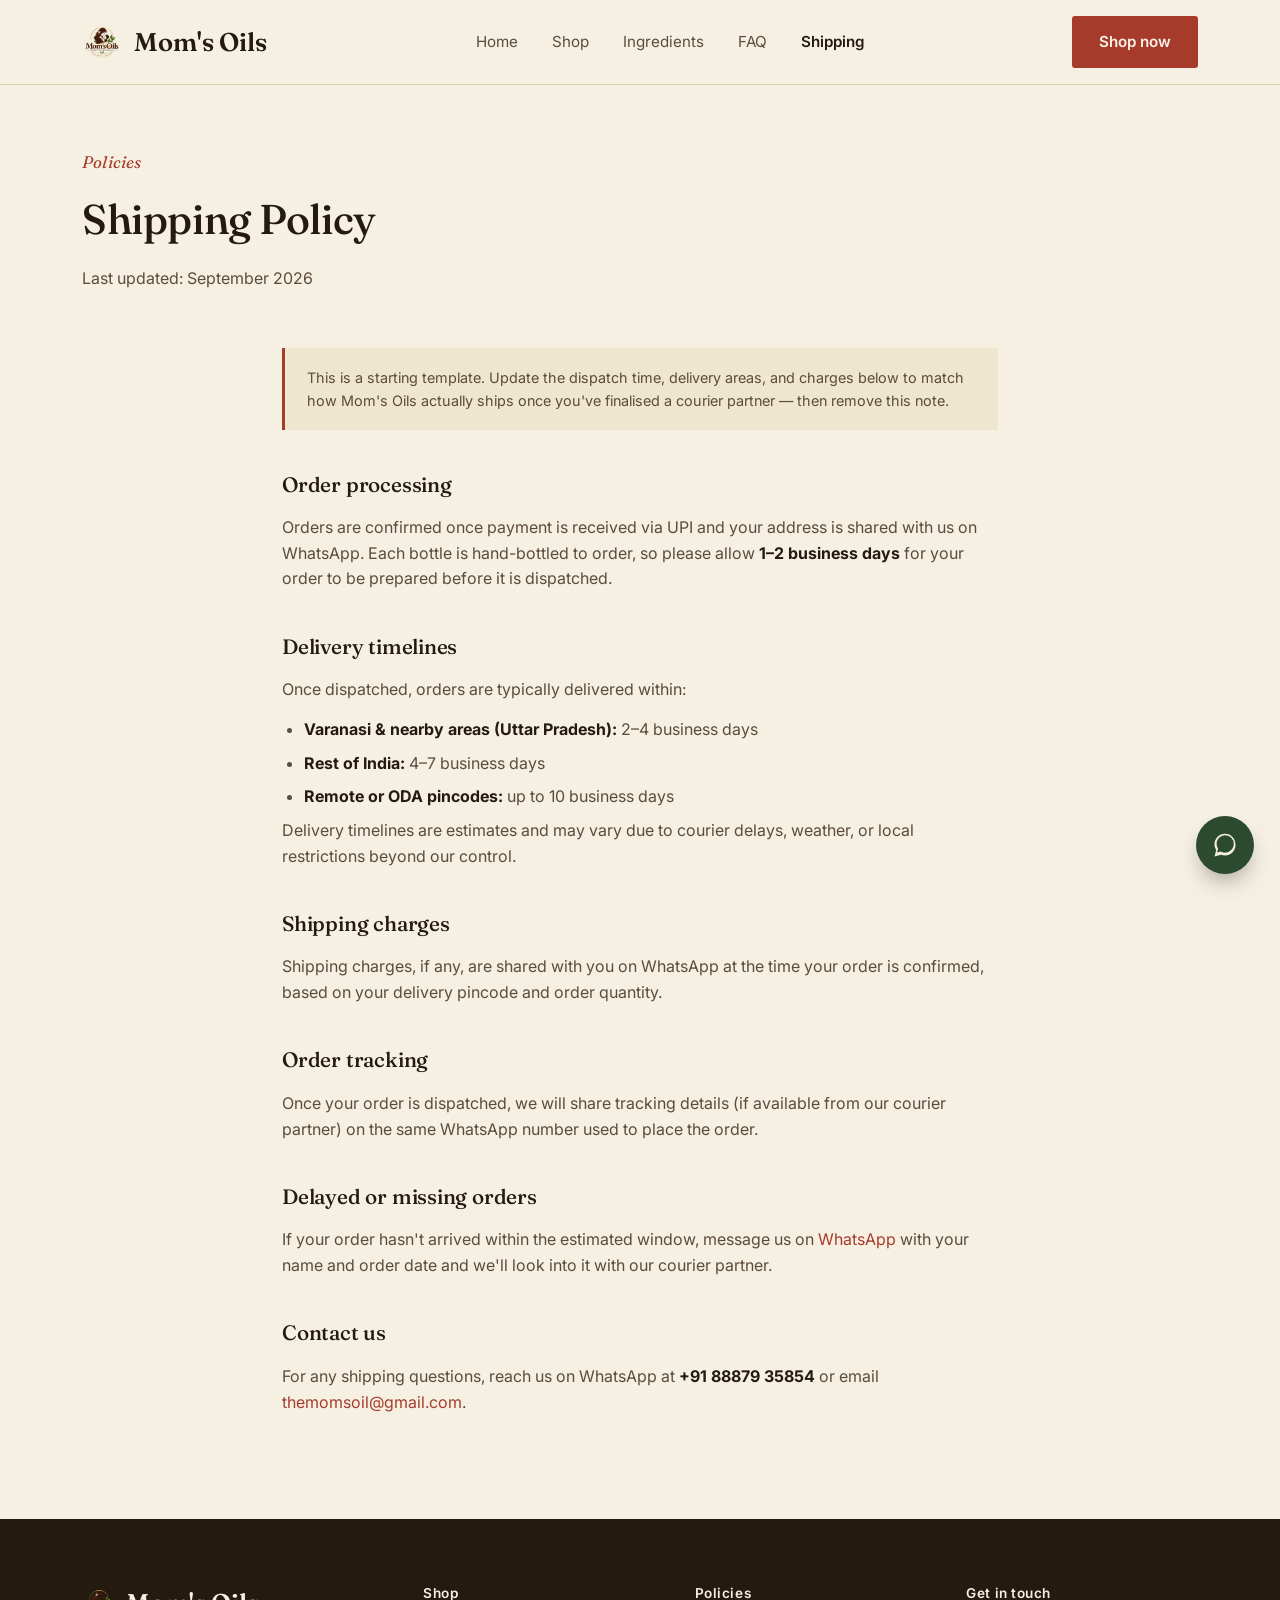
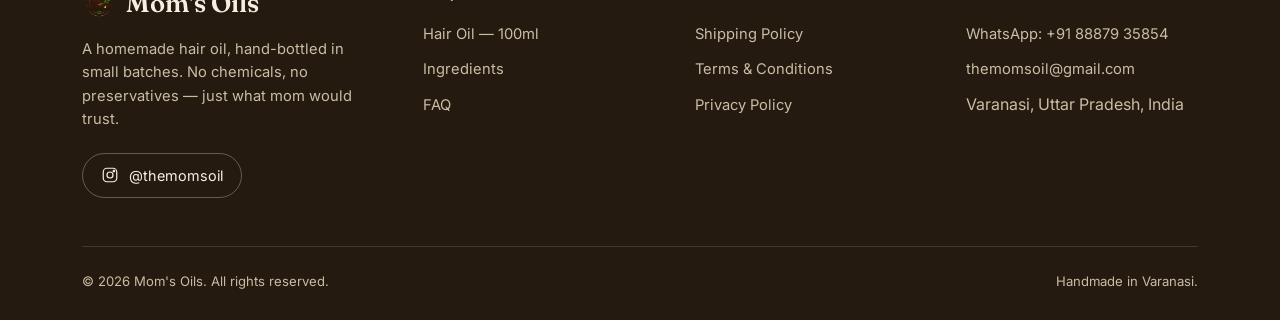
<file: moms-oils-website/shipping-policy.html>
<!DOCTYPE html>
<html lang="en">

<head>
  <meta charset="UTF-8">
  <meta name="viewport" content="width=device-width, initial-scale=1.0">
  <title>Shipping Policy — Mom's Oils</title>
  <link rel="icon" type="image/png" href="assets/favicon.png">
  <link rel="stylesheet" href="css/style.css">
</head>

<body>

  <header class="site-header">
    <div class="wrap">
      <a href="index.html" class="brand"><img src="assets/logo.png" alt="Mom's Oils logo" class="brand-logo"><span
          class="brand-mark">Mom's&nbsp;Oils</span></a>
      <nav class="main-nav" id="main-nav">
        <ul>
          <li><a href="index.html">Home</a></li>
          <li><a href="product.html">Shop</a></li>
          <li><a href="index.html#ingredients">Ingredients</a></li>
          <li><a href="index.html#faq">FAQ</a></li>
          <li><a href="shipping-policy.html" class="active">Shipping</a></li>
        </ul>
      </nav>
      <div class="header-actions">
        <a class="btn btn-primary" href="product.html"><span>Shop now</span></a>
        <button class="menu-toggle" id="menu-toggle" aria-label="Toggle menu"
          aria-expanded="false"><span></span><span></span><span></span></button>
      </div>
    </div>
  </header>

  <main>
    <section class="legal-hero">
      <div class="wrap">
        <span class="eyebrow">Policies</span>
        <h1 style="margin-top:10px;">Shipping Policy</h1>
        <p>Last updated: September 2026</p>
      </div>
    </section>

    <section class="legal-body">
      <div class="wrap">
        <div class="legal-note">This is a starting template. Update the dispatch time, delivery areas, and charges below
          to match how Mom's Oils actually ships once you've finalised a courier partner — then remove this note.</div>

        <h2>Order processing</h2>
        <p>Orders are confirmed once payment is received via UPI and your address is shared with us on WhatsApp. Each
          bottle is hand-bottled to order, so please allow <strong>1–2 business days</strong> for your order to be
          prepared before it is dispatched.</p>

        <h2>Delivery timelines</h2>
        <p>Once dispatched, orders are typically delivered within:</p>
        <ul>
          <li><strong>Varanasi &amp; nearby areas (Uttar Pradesh):</strong> 2–4 business days</li>
          <li><strong>Rest of India:</strong> 4–7 business days</li>
          <li><strong>Remote or ODA pincodes:</strong> up to 10 business days</li>
        </ul>
        <p>Delivery timelines are estimates and may vary due to courier delays, weather, or local restrictions beyond
          our control.</p>

        <h2>Shipping charges</h2>
        <p>Shipping charges, if any, are shared with you on WhatsApp at the time your order is confirmed, based on your
          delivery pincode and order quantity.</p>

        <h2>Order tracking</h2>
        <p>Once your order is dispatched, we will share tracking details (if available from our courier partner) on the
          same WhatsApp number used to place the order.</p>

        <h2>Delayed or missing orders</h2>
        <p>If your order hasn't arrived within the estimated window, message us on <a href="https://wa.me/918887935854"
            style="color:var(--hibiscus);">WhatsApp</a> with your name and order date and we'll look into it with our
          courier partner.</p>

        <h2>Contact us</h2>
        <p>For any shipping questions, reach us on WhatsApp at <strong>+91 88879 35854</strong> or email <a
            href="themomsoil@gmail.com" style="color:var(--hibiscus);">themomsoil@gmail.com</a>.</p>
      </div>
    </section>
  </main>

  <footer class="site-footer">
    <div class="wrap">
      <div class="footer-top">
        <div class="footer-brand">
          <div class="brand" style="justify-content:flex-start;">
            <img src="assets/logo.png" alt="Mom's Oils logo" class="brand-logo">
            <span class="brand-mark">Mom's&nbsp;Oils</span>
          </div>
          <p>A homemade hair oil, hand-bottled in small batches. No chemicals, no preservatives — just what mom would
            trust.</p>
          <a class="footer-social" href="https://instagram.com/themomsoil" target="_blank" rel="noopener">
            <svg viewBox="0 0 24 24" fill="none" stroke="currentColor" stroke-width="1.6">
              <rect x="3" y="3" width="18" height="18" rx="5" />
              <circle cx="12" cy="12" r="4" />
              <circle cx="17.2" cy="6.8" r="1" />
            </svg>
            @themomsoil
          </a>
        </div>
        <div class="footer-col">
          <h4>Shop</h4>
          <ul>
            <li><a href="product.html">Hair Oil — 100ml</a></li>
            <li><a href="index.html#ingredients">Ingredients</a></li>
            <li><a href="index.html#faq">FAQ</a></li>
          </ul>
        </div>
        <div class="footer-col">
          <h4>Policies</h4>
          <ul>
            <li><a href="shipping-policy.html">Shipping Policy</a></li>
            <li><a href="terms-and-conditions.html">Terms &amp; Conditions</a></li>
            <li><a href="privacy-policy.html">Privacy Policy</a></li>
          </ul>
        </div>
        <div class="footer-col">
          <h4>Get in touch</h4>
          <ul>
            <li><a href="https://wa.me/918887935854" target="_blank" rel="noopener">WhatsApp: +91 88879 35854</a></li>
            <li><a href="mailto:themomsoil@gmail.com">themomsoil@gmail.com</a></li>
            <li>Varanasi, Uttar Pradesh, India</li>
          </ul>
        </div>
      </div>
      <div class="footer-bottom">
        <span>© <span id="year"></span> Mom's Oils. All rights reserved.</span>
        <span>Handmade in Varanasi.</span>
      </div>
    </div>
  </footer>

  <a class="wa-float" href="https://wa.me/918887935854" target="_blank" rel="noopener" aria-label="Chat on WhatsApp">
    <svg viewBox="0 0 32 32" fill="#F3EEDD">
      <path
        d="M16.02 3C9.4 3 4 8.4 4 15.02c0 2.5.72 4.83 2 6.8L4 29l7.36-1.93a11.9 11.9 0 0 0 4.66.94h.01c6.62 0 12-5.4 12-12.02C28.03 8.4 22.65 3 16.02 3zm0 21.8c-1.55 0-3.06-.42-4.38-1.2l-.31-.19-4.37 1.15 1.17-4.26-.2-.33a9.7 9.7 0 0 1-1.5-5.19c0-5.4 4.4-9.8 9.8-9.8 2.62 0 5.08 1.02 6.93 2.87a9.72 9.72 0 0 1 2.86 6.93c0 5.4-4.4 9.8-9.8 9.8h-.2z" />
    </svg>
  </a>

  <script>document.getElementById('year').textContent = new Date().getFullYear();</script>
  <script src="js/main.js"></script>
</body>

</html>
</file>
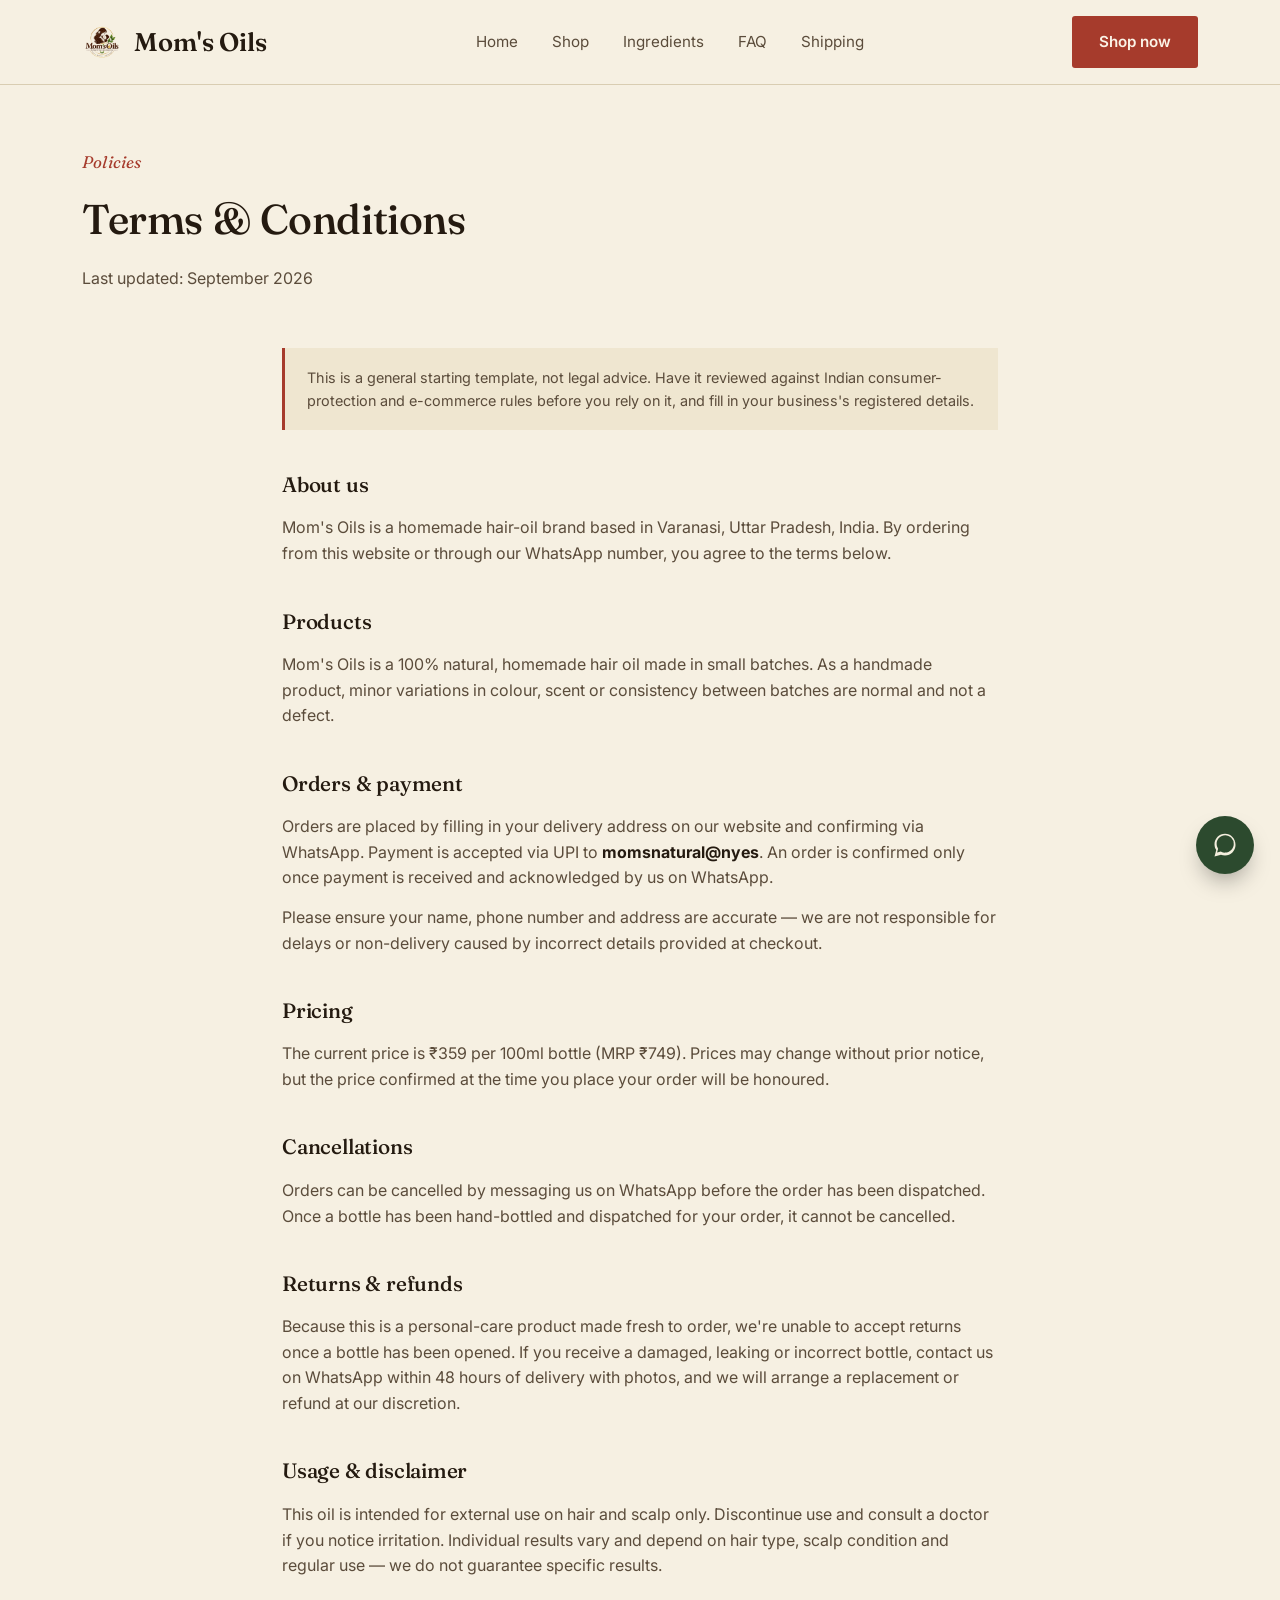
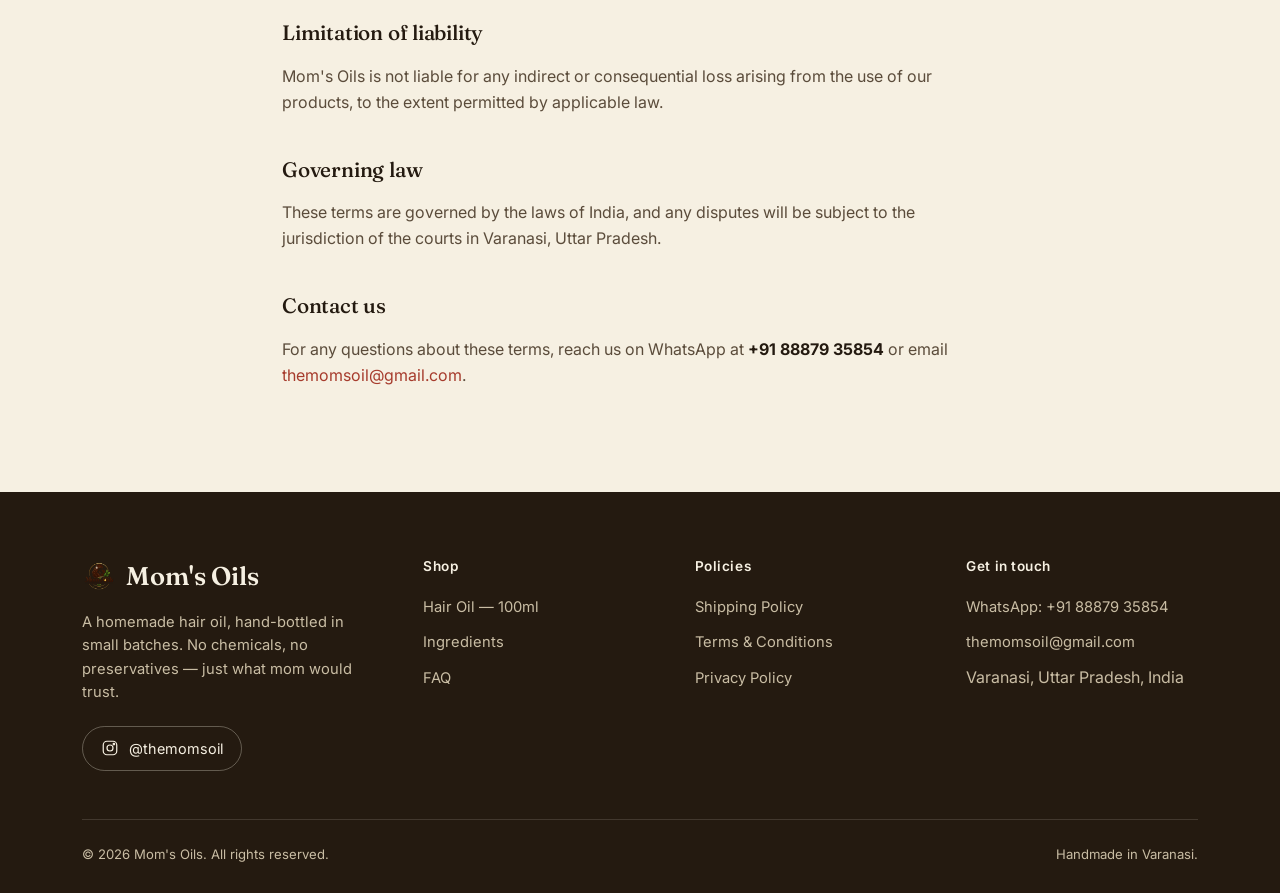
<file: moms-oils-website/terms-and-conditions.html>
<!DOCTYPE html>
<html lang="en">

<head>
  <meta charset="UTF-8">
  <meta name="viewport" content="width=device-width, initial-scale=1.0">
  <title>Terms &amp; Conditions — Mom's Oils</title>
  <link rel="icon" type="image/png" href="assets/favicon.png">
  <link rel="stylesheet" href="css/style.css">
</head>

<body>

  <header class="site-header">
    <div class="wrap">
      <a href="index.html" class="brand"><img src="assets/logo.png" alt="Mom's Oils logo" class="brand-logo"><span
          class="brand-mark">Mom's&nbsp;Oils</span></a>
      <nav class="main-nav" id="main-nav">
        <ul>
          <li><a href="index.html">Home</a></li>
          <li><a href="product.html">Shop</a></li>
          <li><a href="index.html#ingredients">Ingredients</a></li>
          <li><a href="index.html#faq">FAQ</a></li>
          <li><a href="shipping-policy.html">Shipping</a></li>
        </ul>
      </nav>
      <div class="header-actions">
        <a class="btn btn-primary" href="product.html"><span>Shop now</span></a>
        <button class="menu-toggle" id="menu-toggle" aria-label="Toggle menu"
          aria-expanded="false"><span></span><span></span><span></span></button>
      </div>
    </div>
  </header>

  <main>
    <section class="legal-hero">
      <div class="wrap">
        <span class="eyebrow">Policies</span>
        <h1 style="margin-top:10px;">Terms &amp; Conditions</h1>
        <p>Last updated: September 2026</p>
      </div>
    </section>

    <section class="legal-body">
      <div class="wrap">
        <div class="legal-note">This is a general starting template, not legal advice. Have it reviewed against Indian
          consumer-protection and e-commerce rules before you rely on it, and fill in your business's registered
          details.</div>

        <h2>About us</h2>
        <p>Mom's Oils is a homemade hair-oil brand based in Varanasi, Uttar Pradesh, India. By ordering from this
          website or through our WhatsApp number, you agree to the terms below.</p>

        <h2>Products</h2>
        <p>Mom's Oils is a 100% natural, homemade hair oil made in small batches. As a handmade product, minor
          variations in colour, scent or consistency between batches are normal and not a defect.</p>

        <h2>Orders &amp; payment</h2>
        <p>Orders are placed by filling in your delivery address on our website and confirming via WhatsApp. Payment is
          accepted via UPI to <strong>momsnatural@nyes</strong>. An order is confirmed only once payment is received and
          acknowledged by us on WhatsApp.</p>
        <p>Please ensure your name, phone number and address are accurate — we are not responsible for delays or
          non-delivery caused by incorrect details provided at checkout.</p>

        <h2>Pricing</h2>
        <p>The current price is ₹359 per 100ml bottle (MRP ₹749). Prices may change without prior notice, but the price
          confirmed at the time you place your order will be honoured.</p>

        <h2>Cancellations</h2>
        <p>Orders can be cancelled by messaging us on WhatsApp before the order has been dispatched. Once a bottle has
          been hand-bottled and dispatched for your order, it cannot be cancelled.</p>

        <h2>Returns &amp; refunds</h2>
        <p>Because this is a personal-care product made fresh to order, we're unable to accept returns once a bottle has
          been opened. If you receive a damaged, leaking or incorrect bottle, contact us on WhatsApp within 48 hours of
          delivery with photos, and we will arrange a replacement or refund at our discretion.</p>

        <h2>Usage &amp; disclaimer</h2>
        <p>This oil is intended for external use on hair and scalp only. Discontinue use and consult a doctor if you
          notice irritation. Individual results vary and depend on hair type, scalp condition and regular use — we do
          not guarantee specific results.</p>

        <h2>Limitation of liability</h2>
        <p>Mom's Oils is not liable for any indirect or consequential loss arising from the use of our products, to the
          extent permitted by applicable law.</p>

        <h2>Governing law</h2>
        <p>These terms are governed by the laws of India, and any disputes will be subject to the jurisdiction of the
          courts in Varanasi, Uttar Pradesh.</p>

        <h2>Contact us</h2>
        <p>For any questions about these terms, reach us on WhatsApp at <strong>+91 88879 35854</strong> or email <a
            href="mailto:themomsoil@gmail.com" style="color:var(--hibiscus);">themomsoil@gmail.com</a>.</p>
      </div>
    </section>
  </main>

  <footer class="site-footer">
    <div class="wrap">
      <div class="footer-top">
        <div class="footer-brand">
          <div class="brand" style="justify-content:flex-start;">
            <img src="assets/logo.png" alt="Mom's Oils logo" class="brand-logo">
            <span class="brand-mark">Mom's&nbsp;Oils</span>
          </div>
          <p>A homemade hair oil, hand-bottled in small batches. No chemicals, no preservatives — just what mom would
            trust.</p>
          <a class="footer-social" href="https://instagram.com/themomsoil" target="_blank" rel="noopener">
            <svg viewBox="0 0 24 24" fill="none" stroke="currentColor" stroke-width="1.6">
              <rect x="3" y="3" width="18" height="18" rx="5" />
              <circle cx="12" cy="12" r="4" />
              <circle cx="17.2" cy="6.8" r="1" />
            </svg>
            @themomsoil
          </a>
        </div>
        <div class="footer-col">
          <h4>Shop</h4>
          <ul>
            <li><a href="product.html">Hair Oil — 100ml</a></li>
            <li><a href="index.html#ingredients">Ingredients</a></li>
            <li><a href="index.html#faq">FAQ</a></li>
          </ul>
        </div>
        <div class="footer-col">
          <h4>Policies</h4>
          <ul>
            <li><a href="shipping-policy.html">Shipping Policy</a></li>
            <li><a href="terms-and-conditions.html" class="active">Terms &amp; Conditions</a></li>
            <li><a href="privacy-policy.html">Privacy Policy</a></li>
          </ul>
        </div>
        <div class="footer-col">
          <h4>Get in touch</h4>
          <ul>
            <li><a href="https://wa.me/918887935854" target="_blank" rel="noopener">WhatsApp: +91 88879 35854</a></li>
            <li><a href="mailto:themomsoil@gmail.com">themomsoil@gmail.com</a></li>
            <li>Varanasi, Uttar Pradesh, India</li>
          </ul>
        </div>
      </div>
      <div class="footer-bottom">
        <span>© <span id="year"></span> Mom's Oils. All rights reserved.</span>
        <span>Handmade in Varanasi.</span>
      </div>
    </div>
  </footer>

  <a class="wa-float" href="https://wa.me/918887935854" target="_blank" rel="noopener" aria-label="Chat on WhatsApp">
    <svg viewBox="0 0 32 32" fill="#F3EEDD">
      <path
        d="M16.02 3C9.4 3 4 8.4 4 15.02c0 2.5.72 4.83 2 6.8L4 29l7.36-1.93a11.9 11.9 0 0 0 4.66.94h.01c6.62 0 12-5.4 12-12.02C28.03 8.4 22.65 3 16.02 3zm0 21.8c-1.55 0-3.06-.42-4.38-1.2l-.31-.19-4.37 1.15 1.17-4.26-.2-.33a9.7 9.7 0 0 1-1.5-5.19c0-5.4 4.4-9.8 9.8-9.8 2.62 0 5.08 1.02 6.93 2.87a9.72 9.72 0 0 1 2.86 6.93c0 5.4-4.4 9.8-9.8 9.8h-.2z" />
    </svg>
  </a>

  <script>document.getElementById('year').textContent = new Date().getFullYear();</script>
  <script src="js/main.js"></script>
</body>

</html>
</file>
<file: moms-oils-website/css/style.css>
/* ============================================================
   Mom's Oils — Design tokens
   A homemade-hair-oil brand: cream paper, bark brown, hibiscus
   red, olive leaf green. Warm, botanical, unhurried.
   ============================================================ */

@import url('https://fonts.googleapis.com/css2?family=Fraunces:ital,opsz,wght@0,9..144,300;0,9..144,400;0,9..144,500;0,9..144,600;1,9..144,400;1,9..144,500&family=Inter:wght@400;500;600;700&display=swap');

:root {
  --paper: #F6F0E2;
  --paper-2: #EFE6D0;
  --card: #FFFDF7;
  --ink: #2C2115;
  --ink-soft: #5B4C3B;
  --bark: #241A10;
  --olive: #4B5E36;
  --olive-dark: #37452A;
  --hibiscus: #A63B2C;
  --hibiscus-dark: #8B301F;
  --gold: #B08A4E;
  --line: #D9CDB2;

  --serif: 'Fraunces', Georgia, serif;
  --sans: 'Inter', -apple-system, BlinkMacSystemFont, 'Segoe UI', sans-serif;

  --container: 1180px;
  --radius: 3px;
  --shadow-soft: 0 18px 40px -22px rgba(44, 33, 21, 0.35);
}

* {
  box-sizing: border-box;
}

html {
  scroll-behavior: smooth;
}

body {
  margin: 0;
  background: var(--paper);
  color: var(--ink);
  font-family: var(--sans);
  font-size: 16px;
  line-height: 1.6;
  -webkit-font-smoothing: antialiased;
}

img {
  max-width: 100%;
  display: block;
}

a {
  color: inherit;
  text-decoration: none;
}

ul {
  margin: 0;
  padding: 0;
  list-style: none;
}

button {
  font-family: inherit;
  cursor: pointer;
}

input,
textarea {
  font-family: inherit;
}

.wrap {
  max-width: var(--container);
  margin: 0 auto;
  padding: 0 32px;
}

h1,
h2,
h3,
h4 {
  font-family: var(--serif);
  font-weight: 500;
  color: var(--bark);
  margin: 0;
  letter-spacing: -0.01em;
}

.eyebrow {
  font-family: var(--serif);
  font-style: italic;
  font-weight: 400;
  color: var(--hibiscus);
  font-size: 1.05rem;
  letter-spacing: 0.01em;
}

:focus-visible {
  outline: 2px solid var(--hibiscus);
  outline-offset: 3px;
}

@media (prefers-reduced-motion: reduce) {
  * {
    animation-duration: 0.01ms !important;
    animation-iteration-count: 1 !important;
    transition-duration: 0.01ms !important;
    scroll-behavior: auto !important;
  }
}

.reveal {
  opacity: 0;
  transform: translateY(24px);
  transition: opacity .7s ease var(--reveal-delay, 0ms), transform .7s cubic-bezier(.2, .7, .2, 1) var(--reveal-delay, 0ms);
  will-change: opacity, transform;
}

.reveal.is-visible {
  opacity: 1;
  transform: none;
}

@media (prefers-reduced-motion: reduce) {

  .reveal,
  .reveal.is-visible {
    opacity: 1;
    transform: none;
    transition: none;
  }
}

/* ---------- Header ---------- */
.site-header {
  position: sticky;
  top: 0;
  z-index: 50;
  background: rgba(246, 240, 226, 0.92);
  backdrop-filter: blur(8px);
  border-bottom: 1px solid var(--line);
}

.site-header .wrap {
  display: flex;
  align-items: center;
  justify-content: space-between;
  height: 84px;
}

.brand {
  display: flex;
  align-items: center;
  gap: 12px;
}

.brand-logo {
  width: 40px;
  height: 40px;
  flex-shrink: 0;
}

.brand-mark {
  font-family: var(--serif);
  font-size: 1.6rem;
  font-weight: 600;
  color: var(--bark);
}

.footer-brand .brand {
  gap: 10px;
}

.footer-brand .brand-logo {
  width: 34px;
  height: 34px;
}

.brand-tag {
  display: none;
}

nav.main-nav ul {
  display: flex;
  gap: 34px;
  align-items: center;
}

nav.main-nav a {
  font-size: 0.95rem;
  color: var(--ink-soft);
  transition: color .2s ease;
  position: relative;
}

nav.main-nav a:hover {
  color: var(--hibiscus);
}

nav.main-nav a.active {
  color: var(--bark);
  font-weight: 600;
}

.header-actions {
  display: flex;
  align-items: center;
  gap: 14px;
}

.btn {
  display: inline-flex;
  align-items: center;
  gap: 8px;
  padding: 13px 26px;
  border-radius: var(--radius);
  font-size: 0.95rem;
  font-weight: 600;
  border: 1px solid transparent;
  transition: transform .18s ease, box-shadow .18s ease, background .18s ease, color .18s ease;
  white-space: nowrap;
}

.btn-primary {
  background: var(--hibiscus);
  color: #FBF3E7;
}

.btn-primary:hover {
  background: var(--hibiscus-dark);
  box-shadow: var(--shadow-soft);
}

.btn-outline {
  background: transparent;
  border-color: var(--bark);
  color: var(--bark);
}

.btn-outline:hover {
  background: var(--bark);
  color: var(--paper);
}

.btn-whatsapp {
  background: #2C4A2E;
  color: #F3EEDD;
}

.btn-whatsapp:hover {
  background: #203620;
}

.btn-block {
  width: 100%;
  justify-content: center;
}

.btn svg {
  width: 18px;
  height: 18px;
  flex-shrink: 0;
}

.menu-toggle {
  display: none;
  background: none;
  border: none;
  width: 34px;
  height: 34px;
}

.menu-toggle span {
  display: block;
  width: 22px;
  height: 2px;
  background: var(--bark);
  margin: 5px auto;
  transition: .2s;
}

/* ---------- Hero ---------- */
.hero {
  position: relative;
  overflow: hidden;
  padding: 64px 0 40px;
}

.hero .wrap {
  display: grid;
  grid-template-columns: 1.05fr 0.95fr;
  gap: 56px;
  align-items: center;
}

.hero-copy .eyebrow {
  display: block;
  margin-bottom: 18px;
}

.hero-copy h1 {
  font-size: clamp(2.6rem, 4.2vw, 3.6rem);
  line-height: 1.08;
}

.hero-copy p.lede {
  margin: 22px 0 30px;
  max-width: 46ch;
  color: var(--ink-soft);
  font-size: 1.08rem;
}

.hero-actions {
  display: flex;
  gap: 16px;
  flex-wrap: wrap;
  margin-bottom: 30px;
}

.hero-trust {
  display: flex;
  gap: 26px;
  flex-wrap: wrap;
  padding-top: 26px;
  border-top: 1px solid var(--line);
}

.hero-trust div {
  font-size: 0.85rem;
  color: var(--ink-soft);
}

.hero-trust strong {
  display: block;
  font-family: var(--serif);
  font-size: 1.3rem;
  color: var(--bark);
  font-weight: 600;
}

.hero-visual {
  position: relative;
  display: flex;
  justify-content: center;
  min-width: 0;
}

.hero-visual .backdrop {
  position: absolute;
  inset: 0;
  margin: auto;
  width: 86%;
  aspect-ratio: 1;
  border-radius: 50%;
  background: radial-gradient(circle at 35% 30%, #EFE3C4, #E4D6AE 60%, #D8C793 100%);
}

.hero-visual img {
  position: relative;
  width: min(100%, 340px);
  height: auto;
  object-fit: contain;
  filter: drop-shadow(0 30px 40px rgba(36, 26, 16, 0.35));
}

.leaf-decor {
  position: absolute;
  opacity: 0.9;
}

.leaf-decor.l1 {
  top: 6%;
  left: -2%;
  width: 120px;
  transform: rotate(-18deg);
}

.leaf-decor.l2 {
  bottom: 2%;
  right: -4%;
  width: 150px;
  transform: rotate(12deg);
}

/* ---------- Sections ---------- */
section {
  padding: 88px 0;
}

.section-head {
  max-width: 640px;
  margin-bottom: 52px;
}

.section-head.center {
  margin-left: auto;
  margin-right: auto;
  text-align: center;
}

.section-head .eyebrow {
  display: block;
  margin-bottom: 12px;
}

.section-head h2 {
  font-size: clamp(1.9rem, 3vw, 2.5rem);
  line-height: 1.15;
}

.section-head p {
  margin-top: 16px;
  color: var(--ink-soft);
  font-size: 1.05rem;
}

.divider-botanical {
  display: flex;
  align-items: center;
  justify-content: center;
  gap: 16px;
  margin: 0 0 60px;
  color: var(--olive);
}

.divider-botanical::before,
.divider-botanical::after {
  content: '';
  height: 1px;
  width: 120px;
  background: var(--line);
}

/* ---------- Story ---------- */
.story {
  background: var(--paper-2);
}

.story .wrap {
  display: grid;
  grid-template-columns: 0.85fr 1.15fr;
  gap: 64px;
  align-items: center;
}

.story-art {
  position: relative;
  aspect-ratio: 4/5;
  border-radius: 4px;
  background: linear-gradient(160deg, #EFE3C4, #D9C89B);
  display: flex;
  align-items: center;
  justify-content: center;
  padding: 40px;
}

.story-art svg {
  width: 100%;
  height: 100%;
}

.story-copy p {
  color: var(--ink-soft);
  margin: 0 0 18px;
  max-width: 58ch;
}

.story-copy p:last-child {
  margin-bottom: 0;
}

.story-copy .signature {
  margin-top: 28px;
  font-family: var(--serif);
  font-style: italic;
  font-size: 1.15rem;
  color: var(--bark);
}

/* ---------- Ingredients ---------- */
.ingredients-grid {
  display: grid;
  grid-template-columns: repeat(3, 1fr);
  gap: 1px;
  background: var(--line);
  border: 1px solid var(--line);
}

.ingredient-card {
  background: var(--card);
  padding: 34px 26px;
  text-align: left;
}

.ingredient-card .icon {
  width: 46px;
  height: 46px;
  margin-bottom: 18px;
  color: var(--olive);
}

.ingredient-card h3 {
  font-size: 1.15rem;
  margin-bottom: 8px;
}

.ingredient-card p {
  color: var(--ink-soft);
  font-size: 0.92rem;
  margin: 0;
}

.ingredient-card.secret {
  grid-column: 1 / -1;
  background: var(--bark);
  color: var(--paper);
  display: flex;
  align-items: center;
  gap: 24px;
  padding: 30px 32px;
}

.ingredient-card.secret .icon {
  margin-bottom: 0;
}

.ingredient-card.secret h3 {
  color: var(--paper);
  margin-bottom: 4px;
}

.ingredient-card.secret .icon {
  color: var(--gold);
}

.ingredient-card.secret p {
  color: #C9BDA4;
  margin: 0;
}

/* ---------- Benefits ---------- */
.benefits {
  background: var(--bark);
  color: var(--paper);
}

.benefits .section-head h2,
.benefits .section-head .eyebrow {
  color: var(--paper);
}

.benefits .eyebrow {
  color: #D8A588;
}

.benefits .section-head p {
  color: #C9BDA4;
}

.benefits-row {
  display: grid;
  grid-template-columns: repeat(3, 1fr);
  gap: 1px;
  background: rgba(246, 240, 226, 0.14);
}

.benefit {
  padding: 38px 30px;
  background: var(--bark);
}

.benefit .num {
  font-family: var(--serif);
  font-style: italic;
  color: #D8A588;
  font-size: 1rem;
  margin-bottom: 14px;
  display: block;
}

.benefit h3 {
  color: var(--paper);
  font-size: 1.25rem;
  margin-bottom: 10px;
}

.benefit p {
  color: #C9BDA4;
  margin: 0;
  font-size: 0.95rem;
}

/* ---------- Product teaser / CTA band ---------- */
.cta-band {
  background: var(--olive);
  color: #F3EEDD;
}

.cta-band .wrap {
  display: flex;
  align-items: center;
  justify-content: space-between;
  gap: 40px;
  flex-wrap: wrap;
}

.cta-band h2 {
  color: #F3EEDD;
  font-size: clamp(1.8rem, 3vw, 2.3rem);
  max-width: 520px;
}

.cta-band p {
  color: #DCE3C9;
  margin-top: 10px;
  max-width: 46ch;
}

.cta-band .btn-primary {
  background: var(--hibiscus);
}

/* ---------- How to order ---------- */
.how-it-works ol {
  counter-reset: step;
  display: grid;
  grid-template-columns: repeat(2, 1fr);
  gap: 40px;
  max-width: 760px;
  margin: 0 auto;
}

.how-it-works .section-head {
  margin-bottom: 42px;
}

.how-it-works li {
  counter-increment: step;
  position: relative;
  padding-top: 8px;
  border-top: 2px solid var(--olive);
}

.how-it-works li::before {
  content: counter(step, decimal-leading-zero);
  display: block;
  font-family: var(--serif);
  font-style: italic;
  color: var(--hibiscus);
  font-size: 1.05rem;
  margin-bottom: 14px;
}

.how-it-works h3 {
  font-size: 1.2rem;
  margin-bottom: 8px;
}

.how-it-works p {
  color: var(--ink-soft);
  font-size: 0.95rem;
  margin: 0;
}

/* ---------- FAQ ---------- */
.faq-list {
  max-width: 760px;
}

.faq-item {
  border-bottom: 1px solid var(--line);
}

.faq-item summary {
  padding: 22px 4px;
  font-family: var(--serif);
  font-size: 1.08rem;
  font-weight: 500;
  cursor: pointer;
  display: flex;
  align-items: center;
  justify-content: space-between;
  color: var(--bark);
  list-style: none;
}

.faq-item summary::-webkit-details-marker {
  display: none;
}

.faq-item summary::after {
  content: '+';
  font-size: 1.4rem;
  color: var(--hibiscus);
  font-weight: 400;
  transition: transform .2s ease;
}

.faq-item[open] summary::after {
  transform: rotate(45deg);
}

.faq-item p {
  padding: 0 4px 24px;
  color: var(--ink-soft);
  max-width: 64ch;
  margin: 0;
}

/* ---------- Footer ---------- */
footer.site-footer {
  background: var(--bark);
  color: #C9BDA4;
  padding: 64px 0 28px;
}

.footer-top {
  display: grid;
  grid-template-columns: 1.3fr 1fr 1fr 1fr;
  gap: 40px;
  padding-bottom: 48px;
  border-bottom: 1px solid rgba(246, 240, 226, 0.14);
}

.footer-brand .brand-mark {
  color: var(--paper);
}

.footer-brand p {
  margin-top: 14px;
  max-width: 32ch;
  font-size: 0.92rem;
}

.footer-col h4 {
  color: var(--paper);
  font-size: 0.85rem;
  letter-spacing: 0.04em;
  margin-bottom: 16px;
  font-family: var(--sans);
  font-weight: 600;
}

.footer-col li {
  margin-bottom: 10px;
}

.footer-col a {
  font-size: 0.92rem;
  transition: color .2s ease;
}

.footer-col a:hover {
  color: var(--paper);
}

.footer-social {
  display: inline-flex;
  align-items: center;
  gap: 10px;
  margin-top: 6px;
  padding: 10px 18px;
  border: 1px solid rgba(246, 240, 226, 0.3);
  border-radius: 30px;
  font-size: 0.9rem;
  color: var(--paper);
  transition: .2s ease;
}

.footer-social:hover {
  background: var(--paper);
  color: var(--bark);
}

.footer-social svg {
  width: 18px;
  height: 18px;
}

.footer-bottom {
  display: flex;
  justify-content: space-between;
  align-items: center;
  flex-wrap: wrap;
  gap: 12px;
  padding-top: 24px;
  font-size: 0.82rem;
}

/* ---------- Product page ---------- */
.product-hero {
  padding: 56px 0 90px;
}

.product-hero .wrap {
  display: grid;
  grid-template-columns: 0.95fr 1.05fr;
  gap: 64px;
}

.product-gallery {
  position: sticky;
  top: 110px;
  align-self: start;
}

.product-gallery .frame {
  background: radial-gradient(circle at 35% 25%, #EFE3C4, #DED09E 70%);
  border-radius: 4px;
  aspect-ratio: 2 / 3;
  min-height: 420px;
  padding: 28px;
  display: flex;
  justify-content: center;
  align-items: center;
  overflow: hidden;
}

.product-gallery .frame img {
  width: min(100%, 360px);
  height: 100%;
  object-fit: contain;
  filter: drop-shadow(0 24px 30px rgba(36, 26, 16, .32));
}

.product-gallery .thumbs {
  display: flex;
  gap: 12px;
  margin-top: 18px;
}

.product-gallery .thumbs button {
  width: 64px;
  height: 64px;
  padding: 8px;
  background: var(--card);
  border: 1px solid var(--line);
  border-radius: 4px;
  transition: border-color .2s ease;
}

.product-gallery .thumbs button.active {
  border-color: var(--hibiscus);
}

.product-gallery .thumbs img {
  width: 100%;
  height: 100%;
  object-fit: contain;
}

.product-gallery .badges {
  display: flex;
  gap: 10px;
  margin-top: 20px;
  flex-wrap: wrap;
}

.pbadge {
  border: 1px solid var(--line);
  padding: 8px 14px;
  border-radius: 30px;
  font-size: 0.8rem;
  color: var(--ink-soft);
}

.product-info .eyebrow {
  display: block;
  margin-bottom: 10px;
}

.product-info h1 {
  font-size: clamp(2rem, 3.6vw, 2.7rem);
  margin-bottom: 14px;
}

.product-info .qty-line {
  color: var(--ink-soft);
  margin-bottom: 22px;
}

.price-row {
  display: flex;
  align-items: baseline;
  gap: 14px;
  margin-bottom: 6px;
}

.price-row .price {
  font-family: var(--serif);
  font-size: 2.1rem;
  color: var(--hibiscus);
  font-weight: 600;
}

.price-row .mrp {
  font-size: 1.15rem;
  color: var(--ink-soft);
  text-decoration: line-through;
}

.price-row .off {
  background: var(--olive);
  color: #F3EEDD;
  font-size: 0.78rem;
  font-weight: 700;
  padding: 5px 10px;
  border-radius: 3px;
}

.price-note {
  font-size: 0.85rem;
  color: var(--ink-soft);
  margin-bottom: 28px;
}

.ingredient-tags {
  display: flex;
  flex-wrap: wrap;
  gap: 10px;
  margin: 26px 0 30px;
}

.ingredient-tags span {
  border: 1px solid var(--line);
  background: var(--card);
  padding: 8px 14px;
  border-radius: 30px;
  font-size: 0.85rem;
  color: var(--ink-soft);
}

.ingredient-tags span.secret {
  border-color: var(--hibiscus);
  color: var(--hibiscus);
  font-style: italic;
  font-family: var(--serif);
}

.product-actions {
  display: flex;
  gap: 16px;
  margin-bottom: 34px;
  flex-wrap: wrap;
}

.upi-box {
  background: var(--card);
  border: 1px solid var(--line);
  border-radius: 4px;
  padding: 22px 24px;
  margin-bottom: 34px;
}

.upi-box .row {
  display: flex;
  align-items: center;
  justify-content: space-between;
  gap: 12px;
  flex-wrap: wrap;
}

.upi-box .label {
  font-size: 0.82rem;
  color: var(--ink-soft);
  margin-bottom: 4px;
}

.upi-box .value {
  font-family: var(--serif);
  font-size: 1.15rem;
  color: var(--bark);
}

.copy-btn {
  border: 1px solid var(--bark);
  background: transparent;
  padding: 9px 16px;
  border-radius: 30px;
  font-size: 0.82rem;
  font-weight: 600;
  color: var(--bark);
  transition: .2s ease;
}

.copy-btn:hover {
  background: var(--bark);
  color: var(--paper);
}

.upi-box p.note {
  margin: 14px 0 0;
  font-size: 0.85rem;
  color: var(--ink-soft);
}

.accordion-block {
  border-top: 1px solid var(--line);
}

.accordion-block summary {
  padding: 18px 2px;
  font-family: var(--serif);
  font-size: 1.02rem;
  cursor: pointer;
  display: flex;
  justify-content: space-between;
  color: var(--bark);
  list-style: none;
}

.accordion-block summary::-webkit-details-marker {
  display: none;
}

.accordion-block summary::after {
  content: '+';
  color: var(--hibiscus);
  font-size: 1.3rem;
}

.accordion-block[open] summary::after {
  content: '–';
}

.accordion-block p,
.accordion-block ul {
  padding: 0 2px 20px;
  color: var(--ink-soft);
  font-size: 0.94rem;
}

.accordion-block ul {
  padding-left: 20px;
  list-style: disc;
}

.accordion-block li {
  margin-bottom: 6px;
}

/* ---------- Order form ---------- */
.order-section {
  background: var(--paper-2);
}

.order-wrap {
  max-width: 640px;
  margin: 0 auto;
  background: var(--card);
  border: 1px solid var(--line);
  border-radius: 4px;
  padding: 48px;
}

.order-wrap .steps {
  display: flex;
  gap: 22px;
  margin-bottom: 30px;
  font-size: 0.85rem;
  color: var(--ink-soft);
}

.order-wrap .steps b {
  color: var(--hibiscus);
}

.field {
  margin-bottom: 20px;
}

.field label {
  display: block;
  font-size: 0.85rem;
  font-weight: 600;
  color: var(--bark);
  margin-bottom: 8px;
}

.field label .opt {
  font-weight: 400;
  color: var(--ink-soft);
}

.field input,
.field textarea,
.field select {
  width: 100%;
  padding: 13px 14px;
  border: 1px solid var(--line);
  border-radius: 3px;
  background: #FFFEFB;
  font-size: 0.95rem;
  color: var(--ink);
  transition: border-color .2s ease;
}

.field input:focus,
.field textarea:focus,
.field select:focus {
  border-color: var(--hibiscus);
  outline: none;
}

.field-row {
  display: grid;
  grid-template-columns: 1fr 1fr;
  gap: 18px;
}

.field textarea {
  resize: vertical;
  min-height: 88px;
}

.field-error {
  font-size: 0.8rem;
  color: var(--hibiscus);
  margin-top: 6px;
  display: none;
}

.field.invalid input,
.field.invalid textarea {
  border-color: var(--hibiscus);
}

.field.invalid .field-error {
  display: block;
}

.order-summary {
  background: var(--paper-2);
  border-radius: 3px;
  padding: 18px 20px;
  margin: 26px 0;
  font-size: 0.92rem;
}

.order-summary .row {
  display: flex;
  justify-content: space-between;
  padding: 4px 0;
  color: var(--ink-soft);
}

.order-summary .row.total {
  color: var(--bark);
  font-weight: 700;
  padding-top: 10px;
  margin-top: 6px;
  border-top: 1px solid var(--line);
}

.form-note {
  font-size: 0.82rem;
  color: var(--ink-soft);
  margin-top: 16px;
  text-align: center;
}

.form-success {
  display: none;
  background: var(--olive);
  color: #F3EEDD;
  border-radius: 3px;
  padding: 20px 22px;
  margin-bottom: 24px;
  font-size: 0.92rem;
}

.form-success.show {
  display: block;
}

/* ---------- Reviews strip (product page) ---------- */
.trust-strip {
  display: grid;
  grid-template-columns: repeat(3, 1fr);
  gap: 1px;
  background: var(--line);
  border: 1px solid var(--line);
  margin-top: 60px;
}

.trust-strip div {
  background: var(--card);
  padding: 26px;
  text-align: center;
}

.trust-strip strong {
  display: block;
  font-family: var(--serif);
  font-size: 1.4rem;
  color: var(--bark);
}

.trust-strip span {
  font-size: 0.82rem;
  color: var(--ink-soft);
}

/* ---------- Legal pages ---------- */
.legal-hero {
  padding: 64px 0 20px;
}

.legal-hero h1 {
  font-size: clamp(2rem, 3.4vw, 2.6rem);
}

.legal-hero p {
  color: var(--ink-soft);
  margin-top: 14px;
}

.legal-body {
  padding: 20px 0 90px;
}

.legal-body .wrap {
  max-width: 780px;
}

.legal-body h2 {
  font-size: 1.3rem;
  margin: 38px 0 14px;
}

.legal-body h2:first-child {
  margin-top: 0;
}

.legal-body p,
.legal-body li {
  color: var(--ink-soft);
  margin: 0 0 14px;
}

.legal-body ul {
  padding-left: 22px;
  list-style: disc;
}

.legal-body li {
  margin-bottom: 8px;
}

.legal-body strong {
  color: var(--bark);
}

.legal-note {
  background: var(--paper-2);
  border-left: 3px solid var(--hibiscus);
  padding: 18px 22px;
  font-size: 0.9rem;
  color: var(--ink-soft);
  margin-bottom: 38px;
}

/* ---------- WhatsApp float ---------- */
.wa-float {
  position: fixed;
  bottom: 26px;
  right: 26px;
  z-index: 60;
  width: 58px;
  height: 58px;
  border-radius: 50%;
  background: #2C4A2E;
  display: flex;
  align-items: center;
  justify-content: center;
  box-shadow: 0 12px 24px -8px rgba(0, 0, 0, 0.4);
  transition: transform .2s ease;
}

.wa-float:hover {
  transform: scale(1.08);
}

.wa-float svg {
  width: 28px;
  height: 28px;
}

/* ---------- Responsive ---------- */
@media (max-width:980px) {

  .hero .wrap,
  .story .wrap,
  .product-hero .wrap {
    grid-template-columns: 1fr;
  }

  .hero-visual {
    order: -1;
  }

  .ingredients-grid {
    grid-template-columns: repeat(2, 1fr);
  }

  .benefits-row,
  .how-it-works ol {
    grid-template-columns: 1fr;
  }

  .footer-top {
    grid-template-columns: 1fr 1fr;
  }

  .trust-strip {
    grid-template-columns: 1fr;
  }

  .product-gallery {
    position: static;
  }
}

@media (max-width:720px) {
  .wrap {
    padding-left: 20px;
    padding-right: 20px;
  }

  .site-header .wrap {
    height: 72px;
  }

  .brand {
    gap: 8px;
    min-width: 0;
  }

  .brand-mark {
    font-size: 1.25rem;
  }

  .header-actions {
    gap: 8px;
    flex-shrink: 0;
  }

  .header-actions .btn-primary {
    padding: 10px 12px;
    font-size: 0.82rem;
  }

  .hero {
    padding: 34px 0 28px;
  }

  .hero .wrap {
    gap: 30px;
  }

  .hero-visual img {
    width: min(78vw, 300px);
  }

  .leaf-decor {
    display: none;
  }

  .product-hero {
    padding: 28px 0 56px;
  }

  .product-hero .wrap {
    gap: 34px;
  }

  .product-gallery .frame {
    aspect-ratio: 4 / 5;
    min-height: 0;
    padding: 14px;
  }

  .product-gallery .frame img {
    width: min(100%, 280px);
  }

  .product-gallery .thumbs {
    margin-top: 14px;
  }

  .product-gallery .badges {
    margin-top: 16px;
  }

  nav.main-nav {
    position: fixed;
    top: 72px;
    right: 0;
    bottom: 0;
    left: 0;
    z-index: 55;
    height: calc(100dvh - 72px);
    background-color: var(--paper);
    padding: 30px 32px;
    overflow-y: auto;
    transform: translateY(-8px);
    opacity: 0;
    pointer-events: none;
    transition: opacity .2s ease, transform .2s ease;
  }

  nav.main-nav.open {
    opacity: 1;
    transform: translateY(0);
    pointer-events: auto;
  }

  body.nav-open {
    overflow: hidden;
  }

  nav.main-nav ul {
    flex-direction: column;
    align-items: flex-start;
    gap: 22px;
  }

  nav.main-nav a {
    font-size: 1.15rem;
  }

  .menu-toggle {
    display: block;
  }

  .ingredients-grid {
    grid-template-columns: 1fr;
  }

  .ingredient-card.secret {
    flex-direction: column;
    align-items: flex-start;
    text-align: left;
    gap: 14px;
  }

  .field-row {
    grid-template-columns: 1fr;
  }

  .order-wrap {
    padding: 30px 22px;
  }

  .footer-top {
    grid-template-columns: 1fr;
  }

  .cta-band .wrap {
    flex-direction: column;
    align-items: flex-start;
  }
}
</file>
